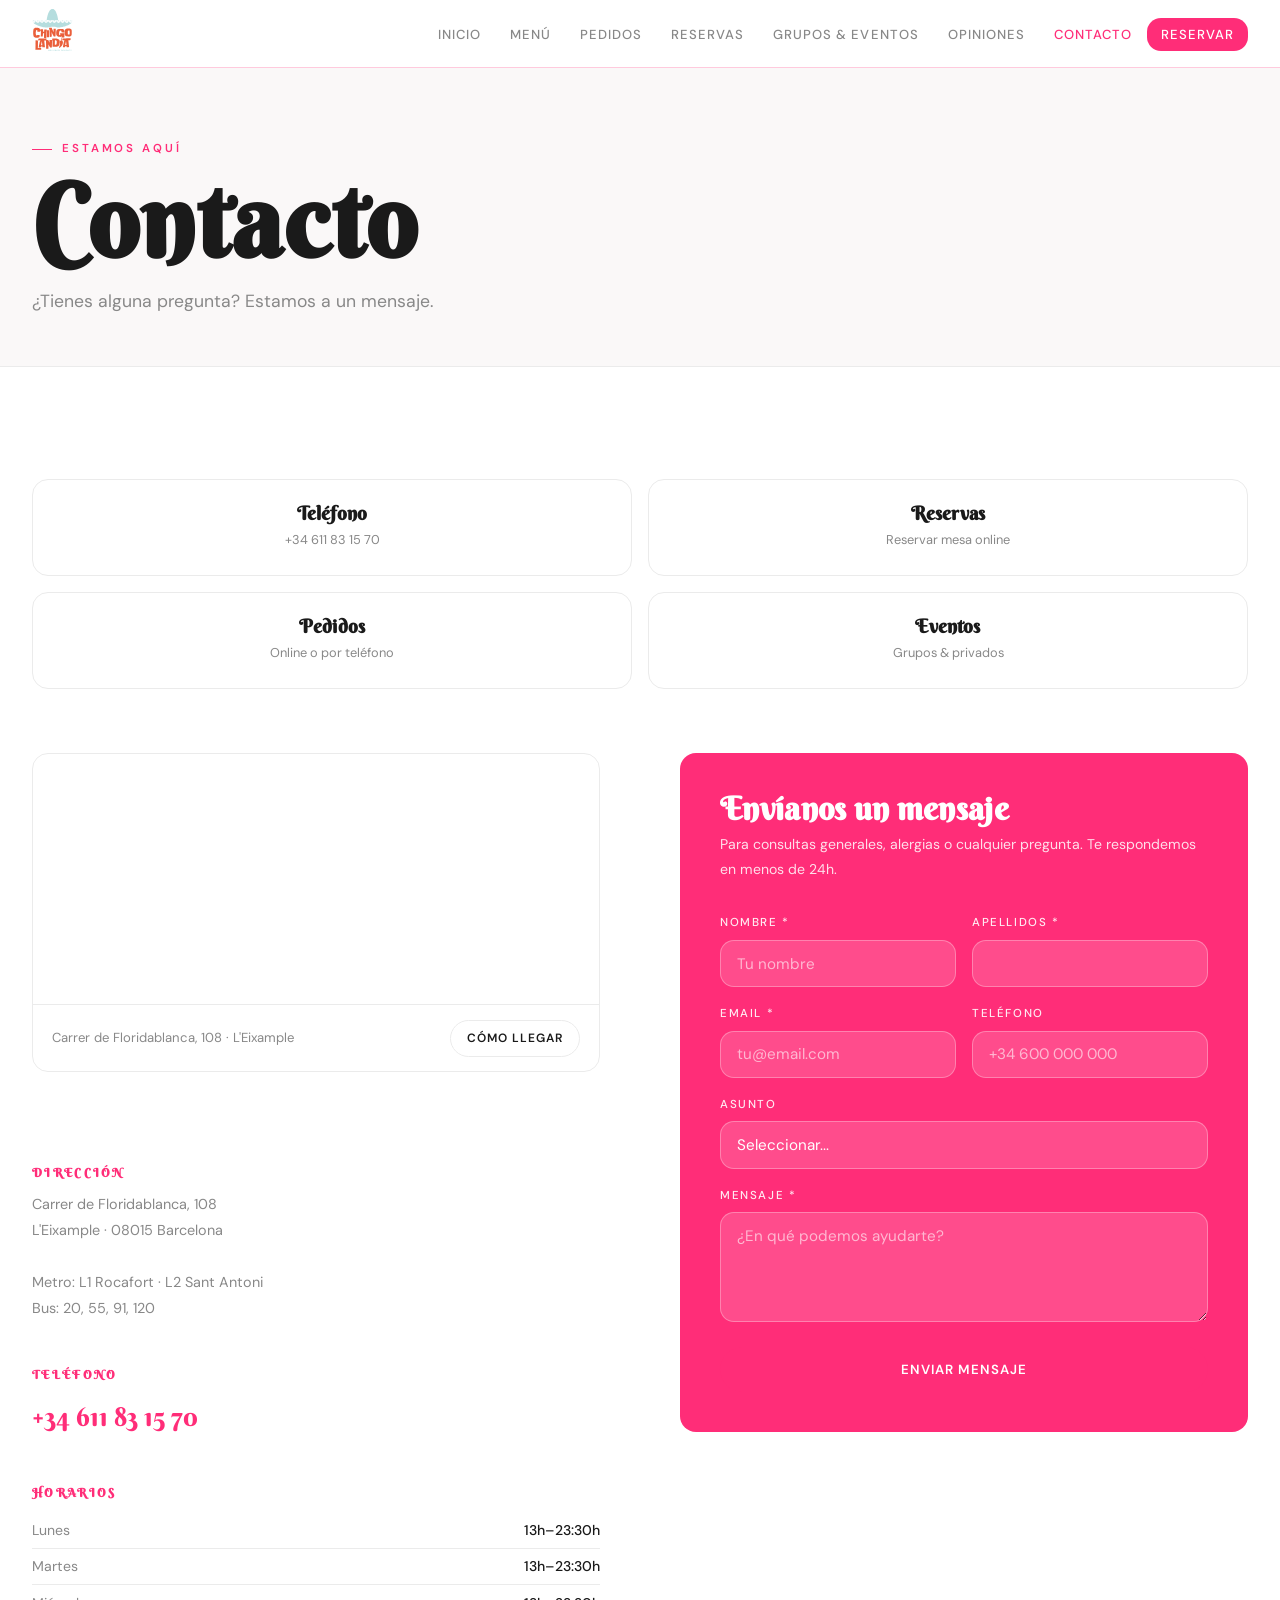
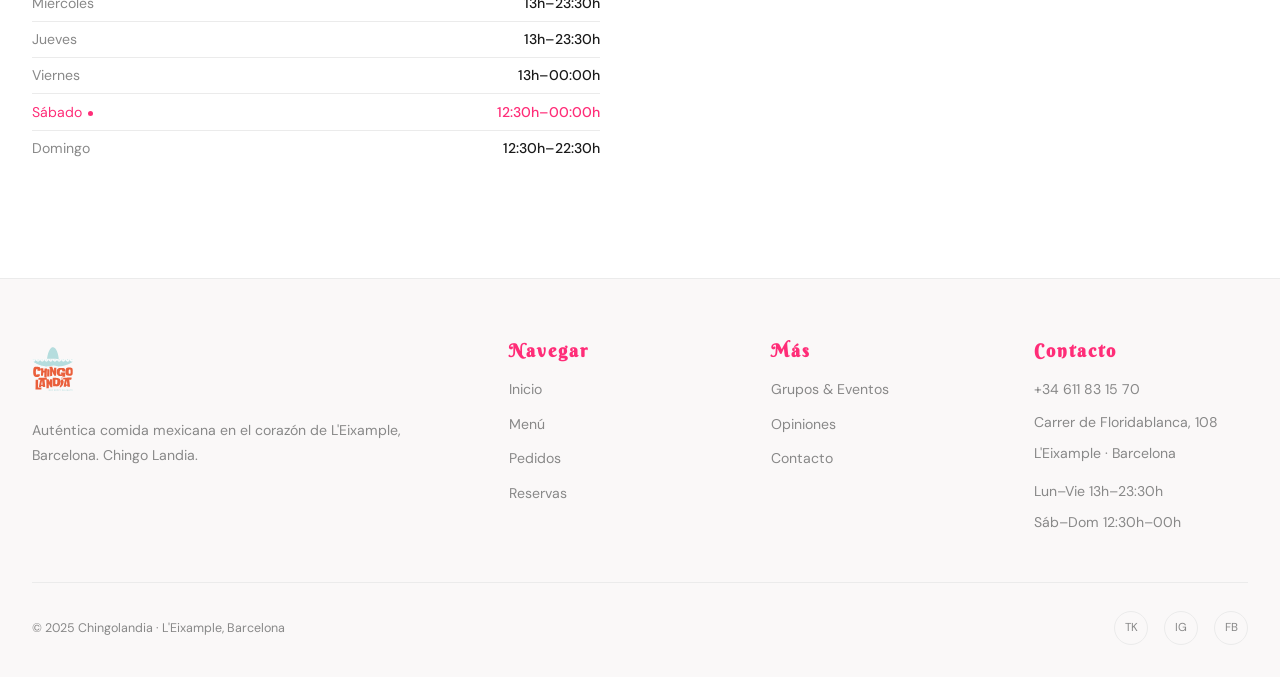
<file: contacto.html>
<!DOCTYPE html><html lang="es"><head><meta charset="UTF-8"><meta name="viewport" content="width=device-width,initial-scale=1.0"><title>Contacto y Horarios — Chingolandia Restaurante Mexicano Barcelona</title><link rel="stylesheet" href="css/main.css">
  <meta name="description" content="Contacta con Chingolandia en Carrer de Floridablanca 108, L'Eixample, Barcelona. Tel: +34 611 83 15 70. Abierto todos los días.">
  <meta name="keywords" content="contacto chingolandia barcelona, horarios restaurante mexicano barcelona, direccion chingolandia eixample">
  <meta name="author" content="Chingolandia">
  <meta name="robots" content="index, follow">
  <link rel="canonical" href="https://chingolandia.com/contacto.html">
  <meta property="og:type" content="restaurant">
  <meta property="og:url" content="https://chingolandia.com/contacto.html">
  <meta property="og:title" content="Contacto y Ubicación — Chingolandia Barcelona">
  <meta property="og:description" content="Floridablanca 108, L'Eixample, Barcelona. Abierto todos los días. ¡Te esperamos!">
  <meta property="og:image" content="https://chingolandia.com/assets/portada.webp">
  <meta property="og:locale" content="es_ES">
  <meta property="og:site_name" content="Chingolandia">
  <meta name="twitter:card" content="summary_large_image">
  <meta name="twitter:title" content="Contacto y Ubicación — Chingolandia Barcelona">
  <meta name="twitter:description" content="Floridablanca 108, L'Eixample, Barcelona. Abierto todos los días. ¡Te esperamos!">
  <meta name="twitter:image" content="https://chingolandia.com/assets/portada.webp">
  <meta name="geo.region" content="ES-CT">
  <meta name="geo.placename" content="Barcelona">
  <meta name="geo.position" content="41.3796606;2.1604501"><style>
body{padding-top:68px;background:var(--bg);color:var(--texto)}
.ph{
  /* =====================================================
     📸 FOTO CABECERA CONTACTO
     Pon una foto de la fachada o entrada del restaurante.
     Ejemplo: background-image: url('assets/foto-fachada.jpg');
     ===================================================== */
  padding:4.5rem 0 3rem;
  background:var(--bg2);
  border-bottom:1px solid var(--borde);
  position:relative;
}

.ph .container{position:relative;z-index:1}
.lay{display:grid;grid-template-columns:1fr 1fr;gap:5rem;align-items:start;margin-top:4rem}
.is{position:sticky;top:88px;display:flex;flex-direction:column;gap:3rem}
.ib h4{font-size:.72rem;letter-spacing:.2em;text-transform:uppercase;color:var(--rosa);font-weight:600;margin-bottom:.8rem}
.ib p,.ib a{font-size:.9rem;color:var(--gris);line-height:1.8;text-decoration:none}
.ib a:hover{color:var(--rosa)}
.mb{border:1px solid var(--borde);overflow:hidden;margin-bottom:3rem;border-radius:16px}
.mb iframe{width:100%;height:250px;border:none;display:block}
.mbf{padding:.9rem 1.2rem;display:flex;justify-content:space-between;align-items:center;border-top:1px solid var(--borde);flex-wrap:wrap;gap:.5rem}
.mbf p{font-size:.82rem;color:var(--gris)}
.hr{display:flex;justify-content:space-between;font-size:.88rem;padding:.4rem 0;border-bottom:1px solid var(--borde)}
.hr:last-child{border-bottom:none}
.hd{color:var(--gris)}.ht{color:var(--texto);font-weight:500}
.hr.today .hd,.hr.today .ht{color:var(--rosa)}
.td{display:inline-block;width:5px;height:5px;border-radius:50%;background:var(--rosa);margin-left:6px;vertical-align:middle}
.fb{background:var(--rosa);padding:2.5rem;border:none;border-radius:16px}.fb label{color:rgba(255,255,255,0.9)!important}.fb input,.fb textarea,.fb select{background:rgba(255,255,255,0.15);border:1px solid rgba(255,255,255,0.3);color:#fff}.fb input::placeholder,.fb textarea::placeholder{color:rgba(255,255,255,0.6)}.fb input:focus,.fb textarea:focus,.fb select:focus{background:rgba(255,255,255,0.25);border-color:#fff}.fb select option{background:var(--rosa);color:#fff}
.fb h3{font-family:'Berkshire Swash',cursive;font-size:2rem;color:#fff;margin-bottom:.4rem}
.fb>p{font-size:.88rem;color:rgba(255,255,255,0.85);margin-bottom:2rem}
.fok{display:none;text-align:center;padding:3rem 1rem}
.fok h3{font-family:'Berkshire Swash',cursive;font-size:2rem;color:var(--rosa);margin-bottom:.5rem}
.fok p{color:var(--gris);font-size:.9rem;line-height:1.75}
.qg{display:grid;grid-template-columns:1fr 1fr;gap:1rem;margin-bottom:4rem}
.qc{padding:1.5rem;border:1px solid var(--borde);text-decoration:none;text-align:center;transition:all .18s;border-radius:16px}
.qc:hover{border-color:var(--rosa);background:var(--rosa-pale)}
.qc h4{font-family:'Berkshire Swash',cursive;font-size:1.2rem;color:var(--texto);margin-bottom:.3rem}
.qc p{font-size:.8rem;color:var(--gris)}
@media(max-width:900px){.lay{grid-template-columns:1fr}.is{position:static}.qg{grid-template-columns:1fr 1fr}}
</style></head><body>
<div class="ph"><div class="container"><span class="section-label">Estamos aquí</span><h1>Contacto</h1><p class="lead" style="margin-top:.8rem">¿Tienes alguna pregunta? Estamos a un mensaje.</p></div></div>
<section style="background:var(--bg)"><div class="container">
  <div class="qg fade-up">
    <a href="tel:+34611831570" class="qc"><h4>Teléfono</h4><p>+34 611 83 15 70</p></a>
    <a href="reservas.html" class="qc"><h4>Reservas</h4><p>Reservar mesa online</p></a>
    <a href="pedidos.html" class="qc"><h4>Pedidos</h4><p>Online o por teléfono</p></a>
    <a href="eventos.html" class="qc"><h4>Eventos</h4><p>Grupos & privados</p></a>
  </div>
  <div class="lay">
    <div class="is fade-up">
      <div class="mb">
        <iframe src="https://www.google.com/maps/embed?pb=!1m18!1m12!1m3!1d2993.49!2d2.158!3d41.379!2m3!1f0!2f0!3f0!3m2!1i1024!2i768!4f13.1!3m3!1m2!1s0x0%3A0x0!2zNDHCsDIyJzQ0LjYiTiAywrAwOSczNy42IkU!5e0!3m2!1ses!2ses!4v1" allowfullscreen loading="lazy" title="Chingolandia"></iframe>
        <div class="mbf"><p>Carrer de Floridablanca, 108 · L'Eixample</p><a href="https://www.google.com/maps/dir/?api=1&destination=41.3796606,2.1604501" target="_blank" class="btn btn-outline" style="font-size:.75rem;padding:.5rem 1rem">Cómo llegar</a></div>
      </div>
      <div class="ib"><h4>Dirección</h4><p>Carrer de Floridablanca, 108<br>L'Eixample · 08015 Barcelona<br><br>Metro: L1 Rocafort · L2 Sant Antoni<br>Bus: 20, 55, 91, 120</p></div>
      <div class="ib"><h4>Teléfono</h4><a href="tel:+34611831570" style="font-family:'Berkshire Swash',cursive;font-size:1.6rem;color:var(--rosa)">+34 611 83 15 70</a></div>
      <div class="ib"><h4>Horarios</h4>
        <div class="hr"><span class="hd">Lunes</span><span class="ht">13h–23:30h</span></div>
        <div class="hr"><span class="hd">Martes</span><span class="ht">13h–23:30h</span></div>
        <div class="hr"><span class="hd">Miércoles</span><span class="ht">13h–23:30h</span></div>
        <div class="hr"><span class="hd">Jueves</span><span class="ht">13h–23:30h</span></div>
        <div class="hr"><span class="hd">Viernes</span><span class="ht">13h–00:00h</span></div>
        <div class="hr"><span class="hd">Sábado</span><span class="ht">12:30h–00:00h</span></div>
        <div class="hr"><span class="hd">Domingo</span><span class="ht">12:30h–22:30h</span></div>
      </div>
    </div>
    <div class="fade-up" data-delay="2">
      <div class="fb">
        <h3>Envíanos un mensaje</h3>
        <p>Para consultas generales, alergias o cualquier pregunta. Te respondemos en menos de 24h.</p>
        <form id="cf" onsubmit="okc(event)">
          <div class="form-row"><div class="form-group"><label>Nombre *</label><input type="text" required placeholder="Tu nombre"></div><div class="form-group"><label>Apellidos *</label><input type="text" required></div></div>
          <div class="form-row"><div class="form-group"><label>Email *</label><input type="email" required placeholder="tu@email.com"></div><div class="form-group"><label>Teléfono</label><input type="tel" placeholder="+34 600 000 000"></div></div>
          <div class="form-group"><label>Asunto</label><select><option>Seleccionar...</option><option>Consulta general</option><option>Alergias e intolerancias</option><option>Reservas y grupos</option><option>Pedidos a domicilio</option><option>Prensa y colaboraciones</option><option>Otro</option></select></div>
          <div class="form-group"><label>Mensaje *</label><textarea required placeholder="¿En qué podemos ayudarte?"></textarea></div>
          <button type="submit" class="btn btn-primary" style="width:100%;justify-content:center">Enviar mensaje</button>
        </form>
        <div class="fok" id="co"><div style="font-size:2.5rem;margin-bottom:1rem">🌮</div><h3>¡Mensaje recibido!</h3><p>Te responderemos en menos de 24 horas. ¡Hasta pronto en Chingolandia!</p></div>
      </div>
    </div>
  </div>
</div></section>
<script src="js/layout.js"></script>
<script>function okc(e){e.preventDefault();document.getElementById('cf').style.display='none';document.getElementById('co').style.display='block'}const days=['Domingo','Lunes','Martes','Miércoles','Jueves','Viernes','Sábado'];const today=days[new Date().getDay()];document.querySelectorAll('.hd').forEach(el=>{if(el.textContent.trim()===today){el.closest('.hr').classList.add('today');el.innerHTML+=`<span class="td"></span>`}});</script>
</body></html>
</file>
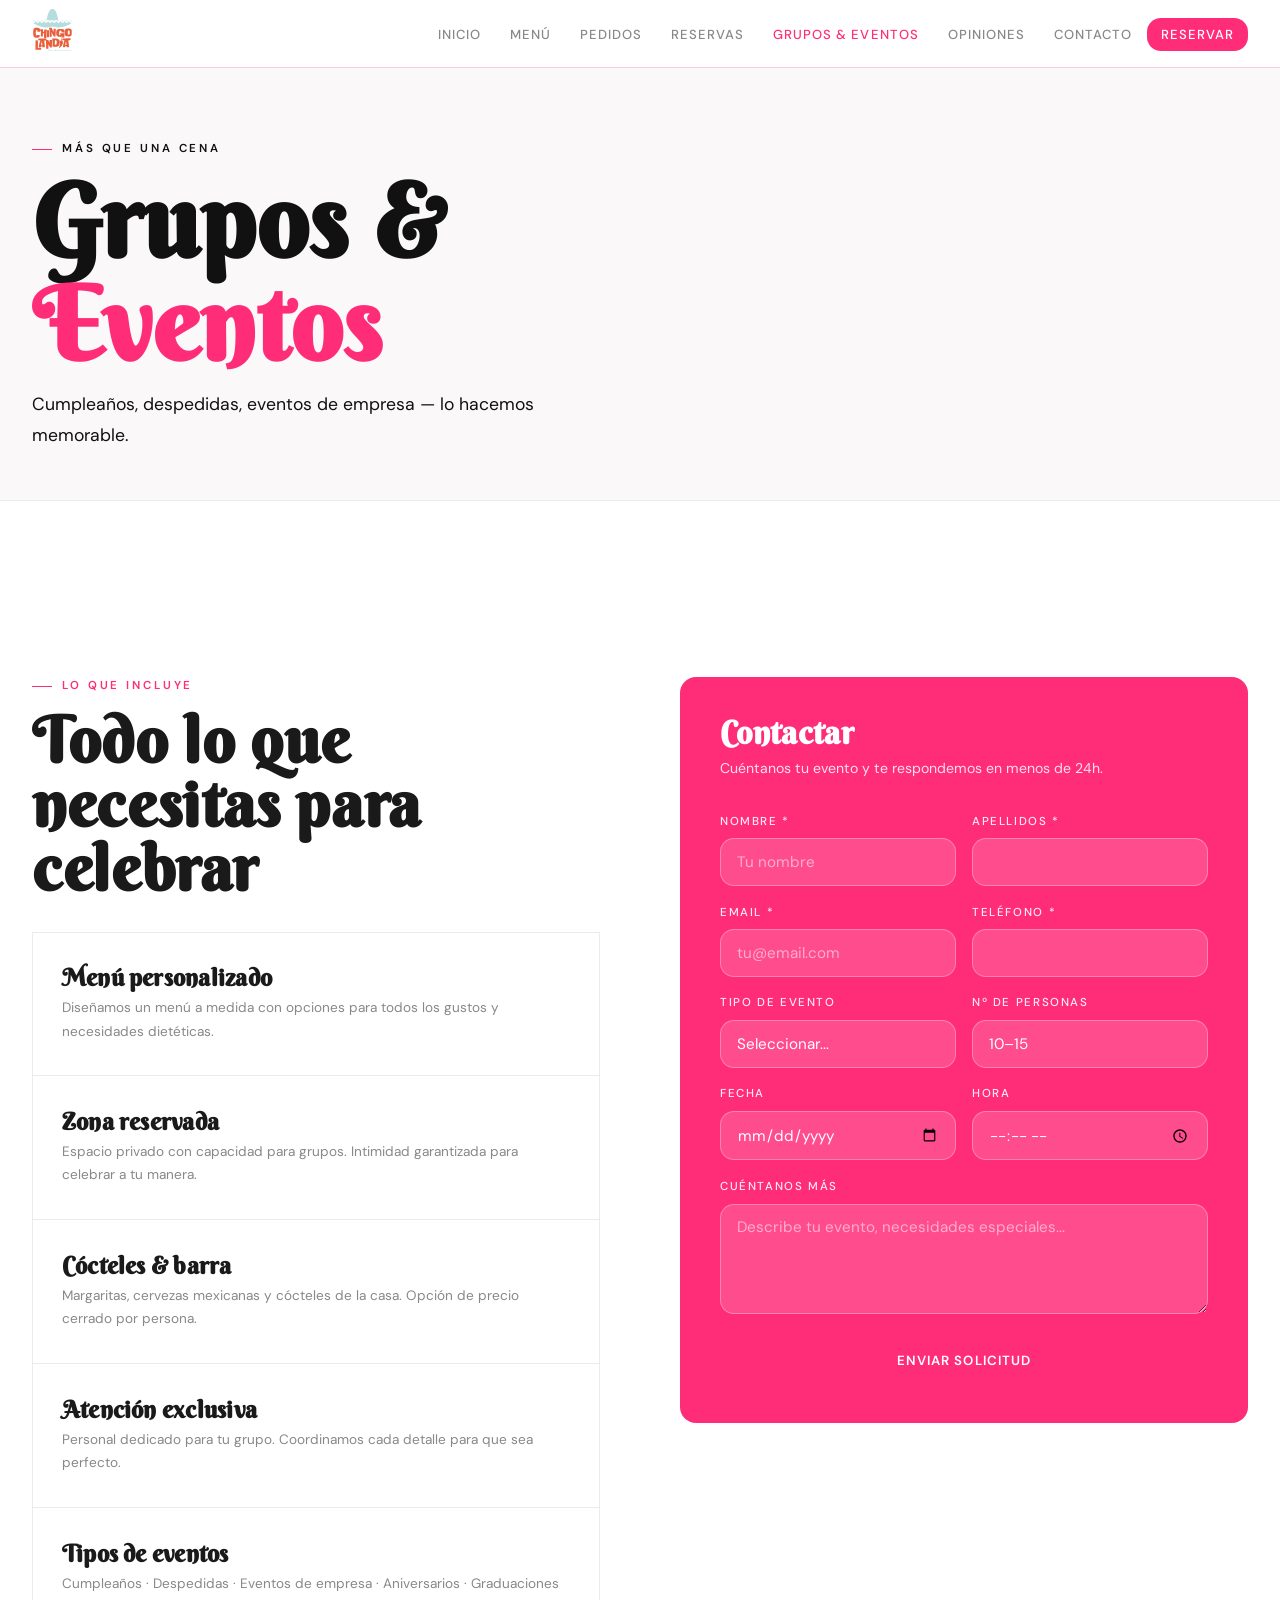
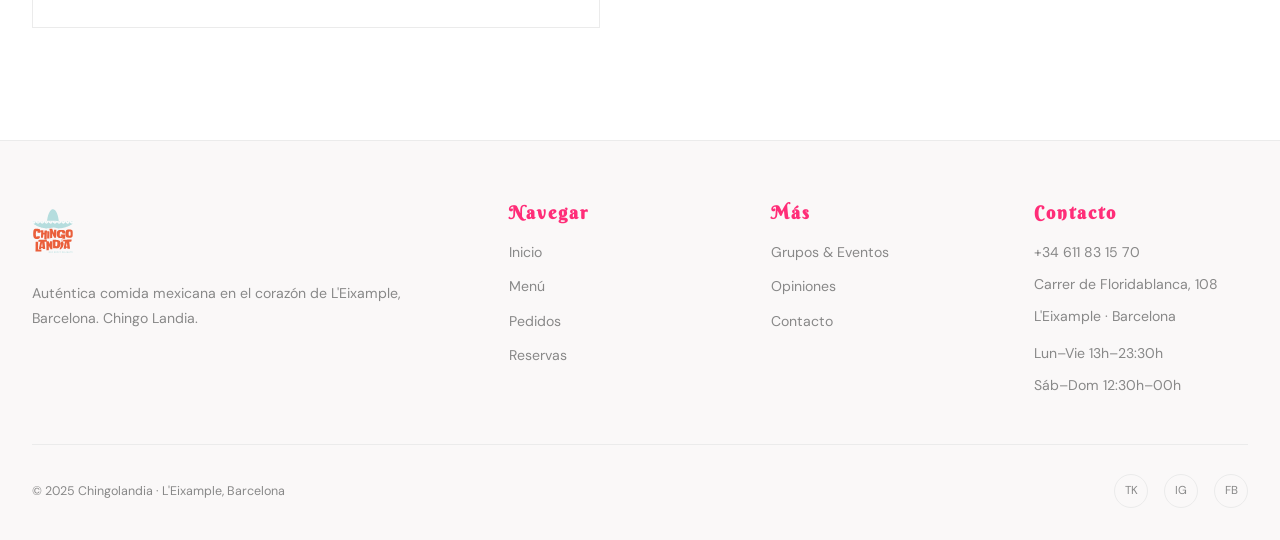
<file: eventos.html>
<!DOCTYPE html><html lang="es"><head><meta charset="UTF-8"><meta name="viewport" content="width=device-width,initial-scale=1.0"><title>Grupos y Eventos Privados — Chingolandia Barcelona</title><link rel="stylesheet" href="css/main.css">
  <meta name="description" content="Celebra tu evento en Chingolandia. Cumpleaños, despedidas, eventos de empresa en nuestro restaurante mexicano de L'Eixample, Barcelona.">
  <meta name="keywords" content="eventos privados restaurante mexicano barcelona, cumpleaños restaurante mexicano barcelona, grupos restaurante barcelona">
  <meta name="author" content="Chingolandia">
  <meta name="robots" content="index, follow">
  <link rel="canonical" href="https://chingolandia.com/eventos.html">
  <meta property="og:type" content="restaurant">
  <meta property="og:url" content="https://chingolandia.com/eventos.html">
  <meta property="og:title" content="Eventos y Celebraciones en Chingolandia Barcelona">
  <meta property="og:description" content="Cumpleaños, despedidas y eventos de empresa con ambiente mexicano auténtico en Barcelona.">
  <meta property="og:image" content="https://chingolandia.com/assets/portada.webp">
  <meta property="og:locale" content="es_ES">
  <meta property="og:site_name" content="Chingolandia">
  <meta name="twitter:card" content="summary_large_image">
  <meta name="twitter:title" content="Eventos y Celebraciones en Chingolandia Barcelona">
  <meta name="twitter:description" content="Cumpleaños, despedidas y eventos de empresa con ambiente mexicano auténtico en Barcelona.">
  <meta name="twitter:image" content="https://chingolandia.com/assets/portada.webp">
  <meta name="geo.region" content="ES-CT">
  <meta name="geo.placename" content="Barcelona">
  <meta name="geo.position" content="41.3796606;2.1604501"><style>
body{padding-top:68px;background:var(--bg);color:var(--texto)}
.ph h1,.ph h2,.ph p,.ph .lead,.ph .section-label{color:#111!important}.ph{
  /* =====================================================
     📸 FOTO CABECERA EVENTOS
     Pon una foto de un evento o celebración en el restaurante.
     Ejemplo: ;
     ===================================================== */
  padding:4.5rem 0 3rem;
  background-color:var(--bg2);
  ;
  background-size:cover; background-position:center;
  border-bottom:1px solid var(--borde);
  position:relative;
}

.ph .container{position:relative;z-index:1}
.lay{display:grid;grid-template-columns:1fr 1fr;gap:5rem;align-items:start;margin-top:4rem}
.fl{display:flex;flex-direction:column;gap:1px;border:1px solid var(--borde)}
.fi{padding:2rem 1.8rem;border-bottom:1px solid var(--borde);background:var(--bg);transition:background .2s}
.fi:last-child{border-bottom:none}
.fi:hover{background:var(--rosa-pale)}
.fi h4{font-family:'Berkshire Swash',cursive;font-size:1.5rem;color:var(--texto);margin-bottom:.4rem}
.fi p{font-size:.85rem;color:var(--gris);line-height:1.75}
.fc{background:var(--rosa);}.fc label{color:rgba(255,255,255,0.9)!important}.fc input,.fc textarea,.fc select{background:rgba(255,255,255,0.15);border:1px solid rgba(255,255,255,0.3);color:#fff}.fc input::placeholder,.fc textarea::placeholder{color:rgba(255,255,255,0.55)}.fc input:focus,.fc textarea:focus,.fc select:focus{background:rgba(255,255,255,0.25);border-color:#fff;outline:none}.fc select option{background:var(--rosa);color:#fff}.fc{padding:2.5rem;border:none;border-radius:16px;position:sticky;top:88px}
.fc h3{font-family:'Berkshire Swash',cursive;font-size:2rem;color:#fff;margin-bottom:.4rem}
.fc>p{font-size:.88rem;color:rgba(255,255,255,0.85);margin-bottom:2rem}
.fok{display:none;text-align:center;padding:3rem 1rem}
.fok h3{font-family:'Berkshire Swash',cursive;font-size:2.2rem;color:var(--rosa);margin-bottom:.6rem}
.fok p{color:var(--gris);font-size:.9rem;line-height:1.75}
@media(max-width:900px){.lay{grid-template-columns:1fr}.fc{position:static}}
</style></head><body>
<div class="ph"><div class="container"><span class="section-label">Más que una cena</span><h1>Grupos &<br><span style="color:var(--rosa)">Eventos</span></h1><p class="lead" style="margin-top:.8rem;color:#333">Cumpleaños, despedidas, eventos de empresa — lo hacemos memorable.</p></div></div>
<section style="background:var(--bg)"><div class="container"><div class="lay">
  <div>
    <span class="section-label fade-up">Lo que incluye</span>
    <h2 class="fade-up" style="color:var(--texto)">Todo lo que necesitas para celebrar</h2>
    <div class="fl" style="margin-top:2rem">
      <div class="fi fade-up" data-delay="1"><h4>Menú personalizado</h4><p>Diseñamos un menú a medida con opciones para todos los gustos y necesidades dietéticas.</p></div>
      <div class="fi fade-up" data-delay="2"><h4>Zona reservada</h4><p>Espacio privado con capacidad para grupos. Intimidad garantizada para celebrar a tu manera.</p></div>
      <div class="fi fade-up" data-delay="3"><h4>Cócteles & barra</h4><p>Margaritas, cervezas mexicanas y cócteles de la casa. Opción de precio cerrado por persona.</p></div>
      <div class="fi fade-up" data-delay="4"><h4>Atención exclusiva</h4><p>Personal dedicado para tu grupo. Coordinamos cada detalle para que sea perfecto.</p></div>
      <div class="fi fade-up" data-delay="5"><h4>Tipos de eventos</h4><p>Cumpleaños · Despedidas · Eventos de empresa · Aniversarios · Graduaciones</p></div>
    </div>
  </div>
  <div class="fade-up" data-delay="2">
    <div class="fc">
      <h3>Contactar</h3>
      <p>Cuéntanos tu evento y te respondemos en menos de 24h.</p>
      <form id="ef" onsubmit="okf(event)">
        <div class="form-row"><div class="form-group"><label>Nombre *</label><input type="text" required placeholder="Tu nombre"></div><div class="form-group"><label>Apellidos *</label><input type="text" required></div></div>
        <div class="form-row"><div class="form-group"><label>Email *</label><input type="email" required placeholder="tu@email.com"></div><div class="form-group"><label>Teléfono *</label><input type="tel" required></div></div>
        <div class="form-row"><div class="form-group"><label>Tipo de evento</label><select><option>Seleccionar...</option><option>Cumpleaños</option><option>Despedida de soltero/a</option><option>Evento de empresa</option><option>Aniversario</option><option>Graduación</option><option>Otro</option></select></div><div class="form-group"><label>Nº de personas</label><select><option>10–15</option><option>15–20</option><option>20–30</option><option>30–40</option><option>+40</option></select></div></div>
        <div class="form-row"><div class="form-group"><label>Fecha</label><input type="date"></div><div class="form-group"><label>Hora</label><input type="time"></div></div>
        <div class="form-group"><label>Cuéntanos más</label><textarea placeholder="Describe tu evento, necesidades especiales..."></textarea></div>
        <button type="submit" class="btn btn-primary" style="width:100%;justify-content:center">Enviar solicitud</button>
      </form>
      <div class="fok" id="fo"><div style="font-size:2.5rem;margin-bottom:1rem">🎉</div><h3>¡Recibido!</h3><p>Te contactamos en menos de 24 horas para organizar todos los detalles.</p></div>
    </div>
  </div>
</div></div></section>
<script src="js/layout.js"></script>
<script>function okf(e){e.preventDefault();document.getElementById('ef').style.display='none';document.getElementById('fo').style.display='block'}</script>
</body></html>
</file>
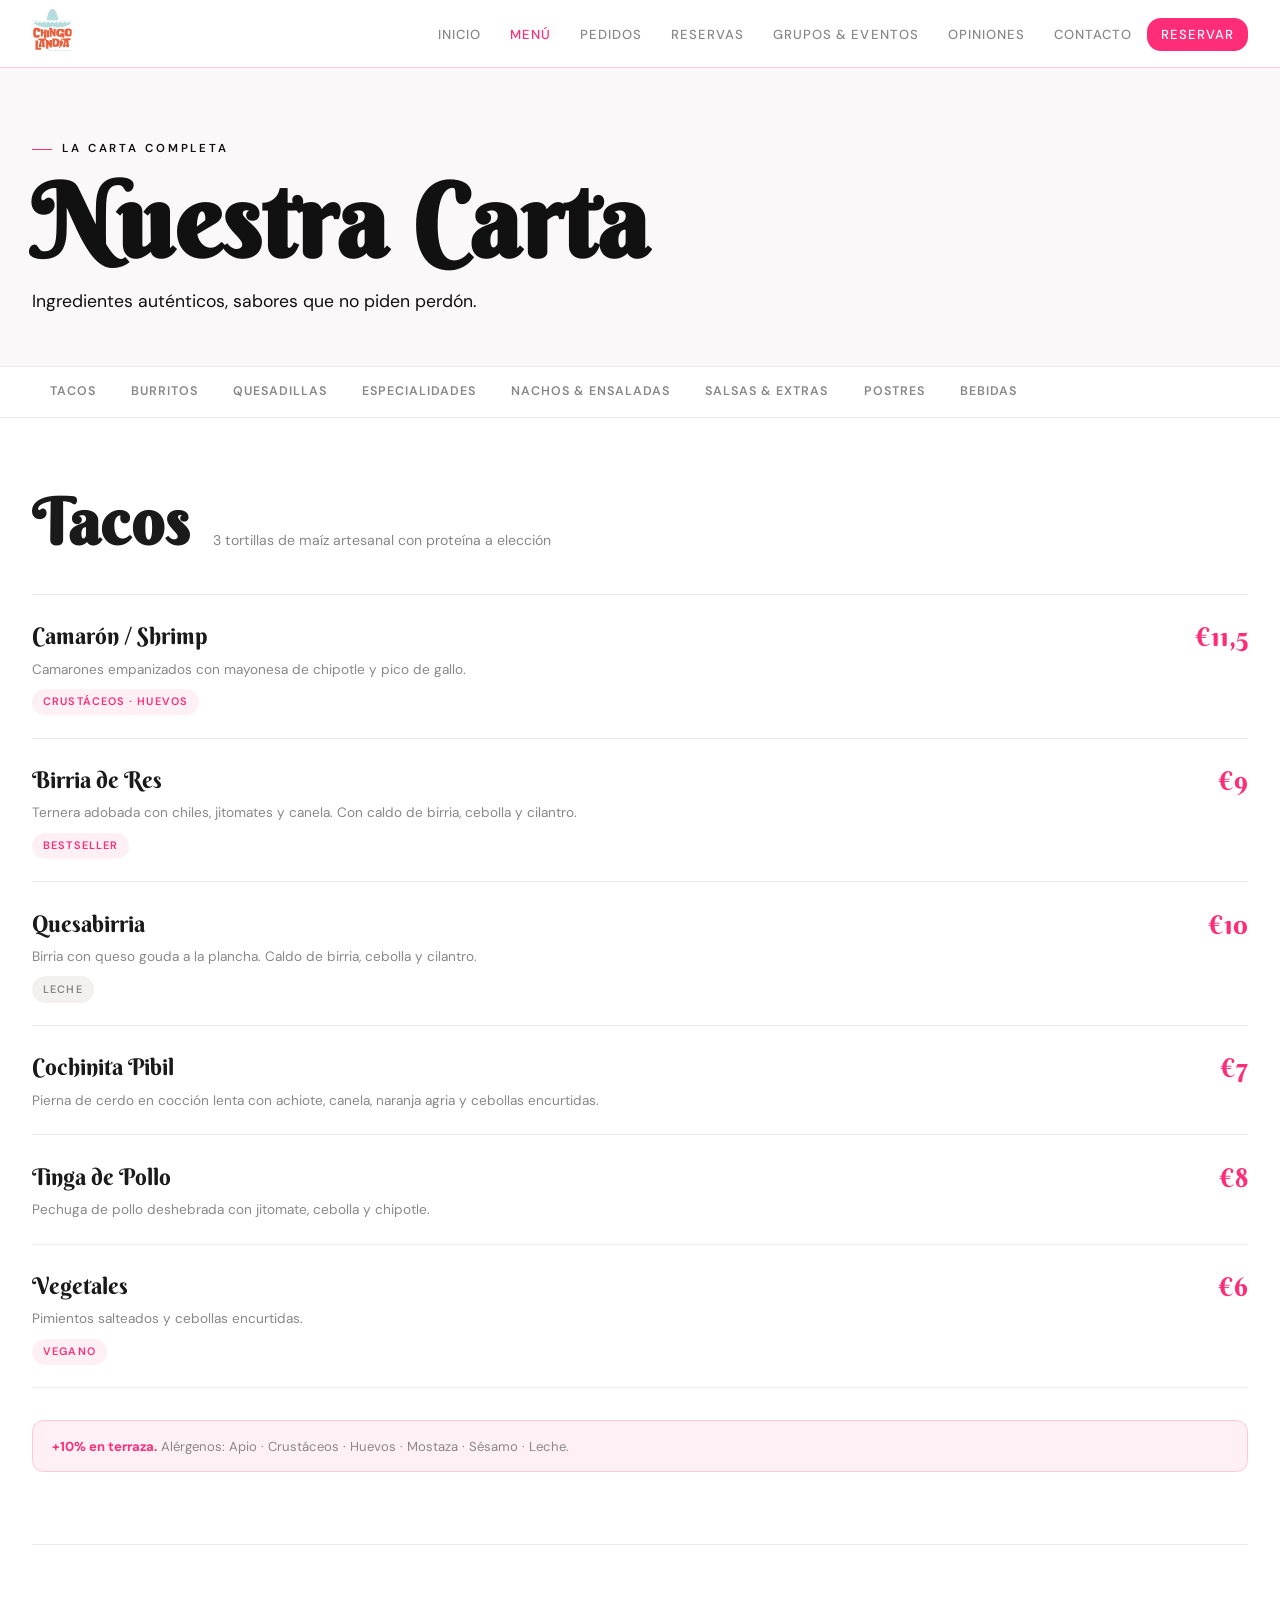
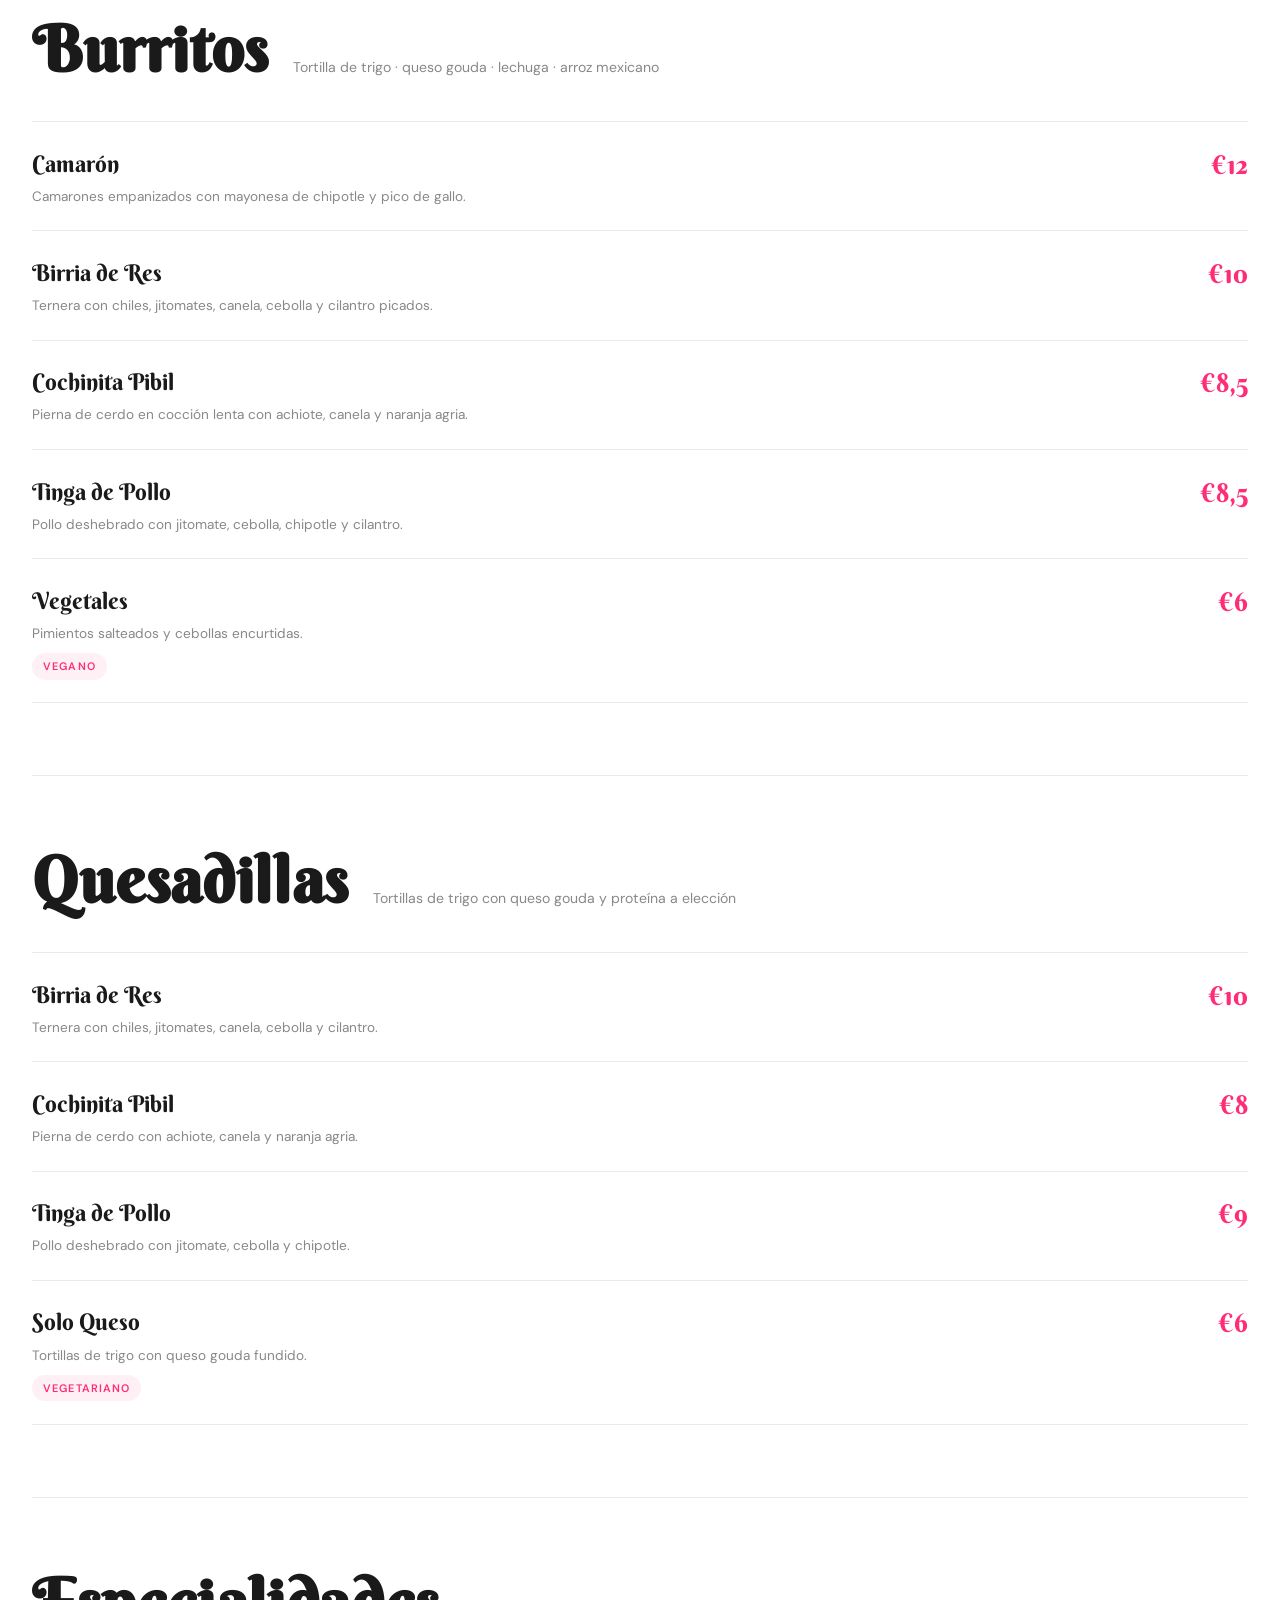
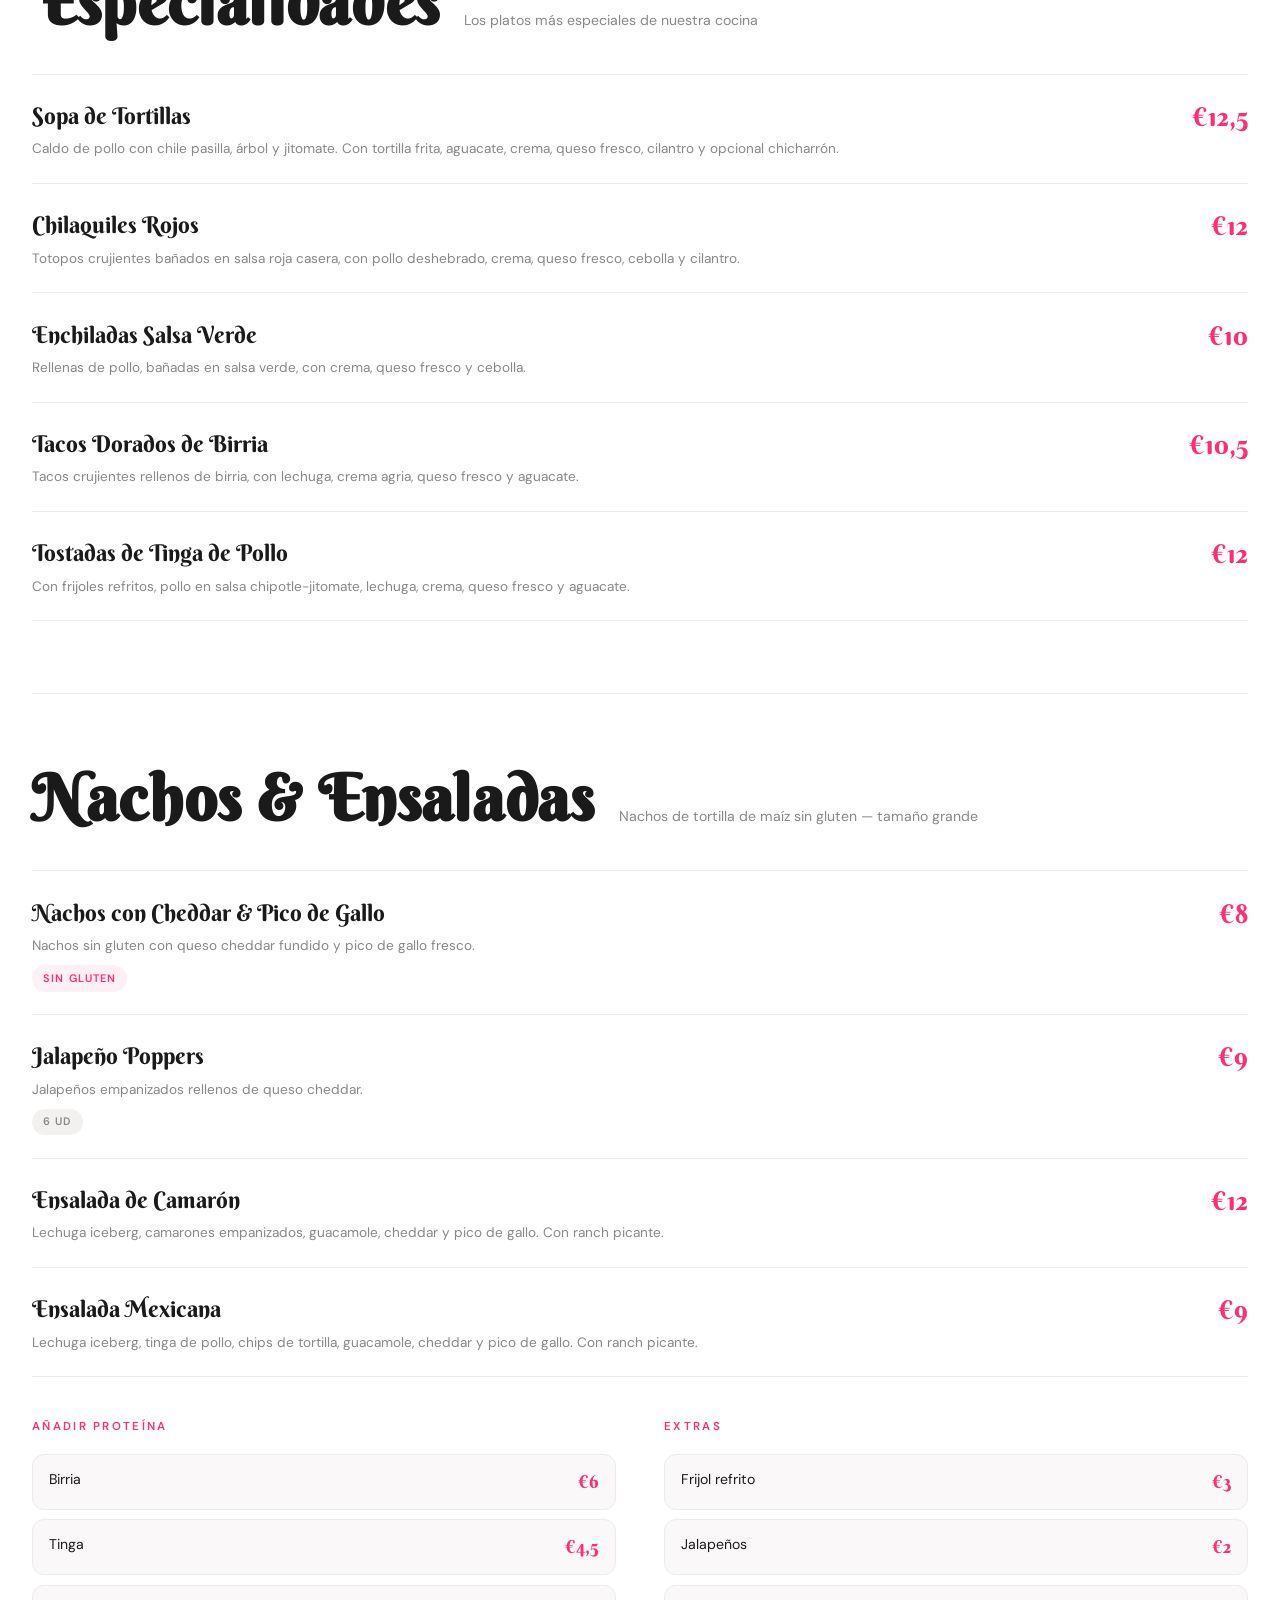
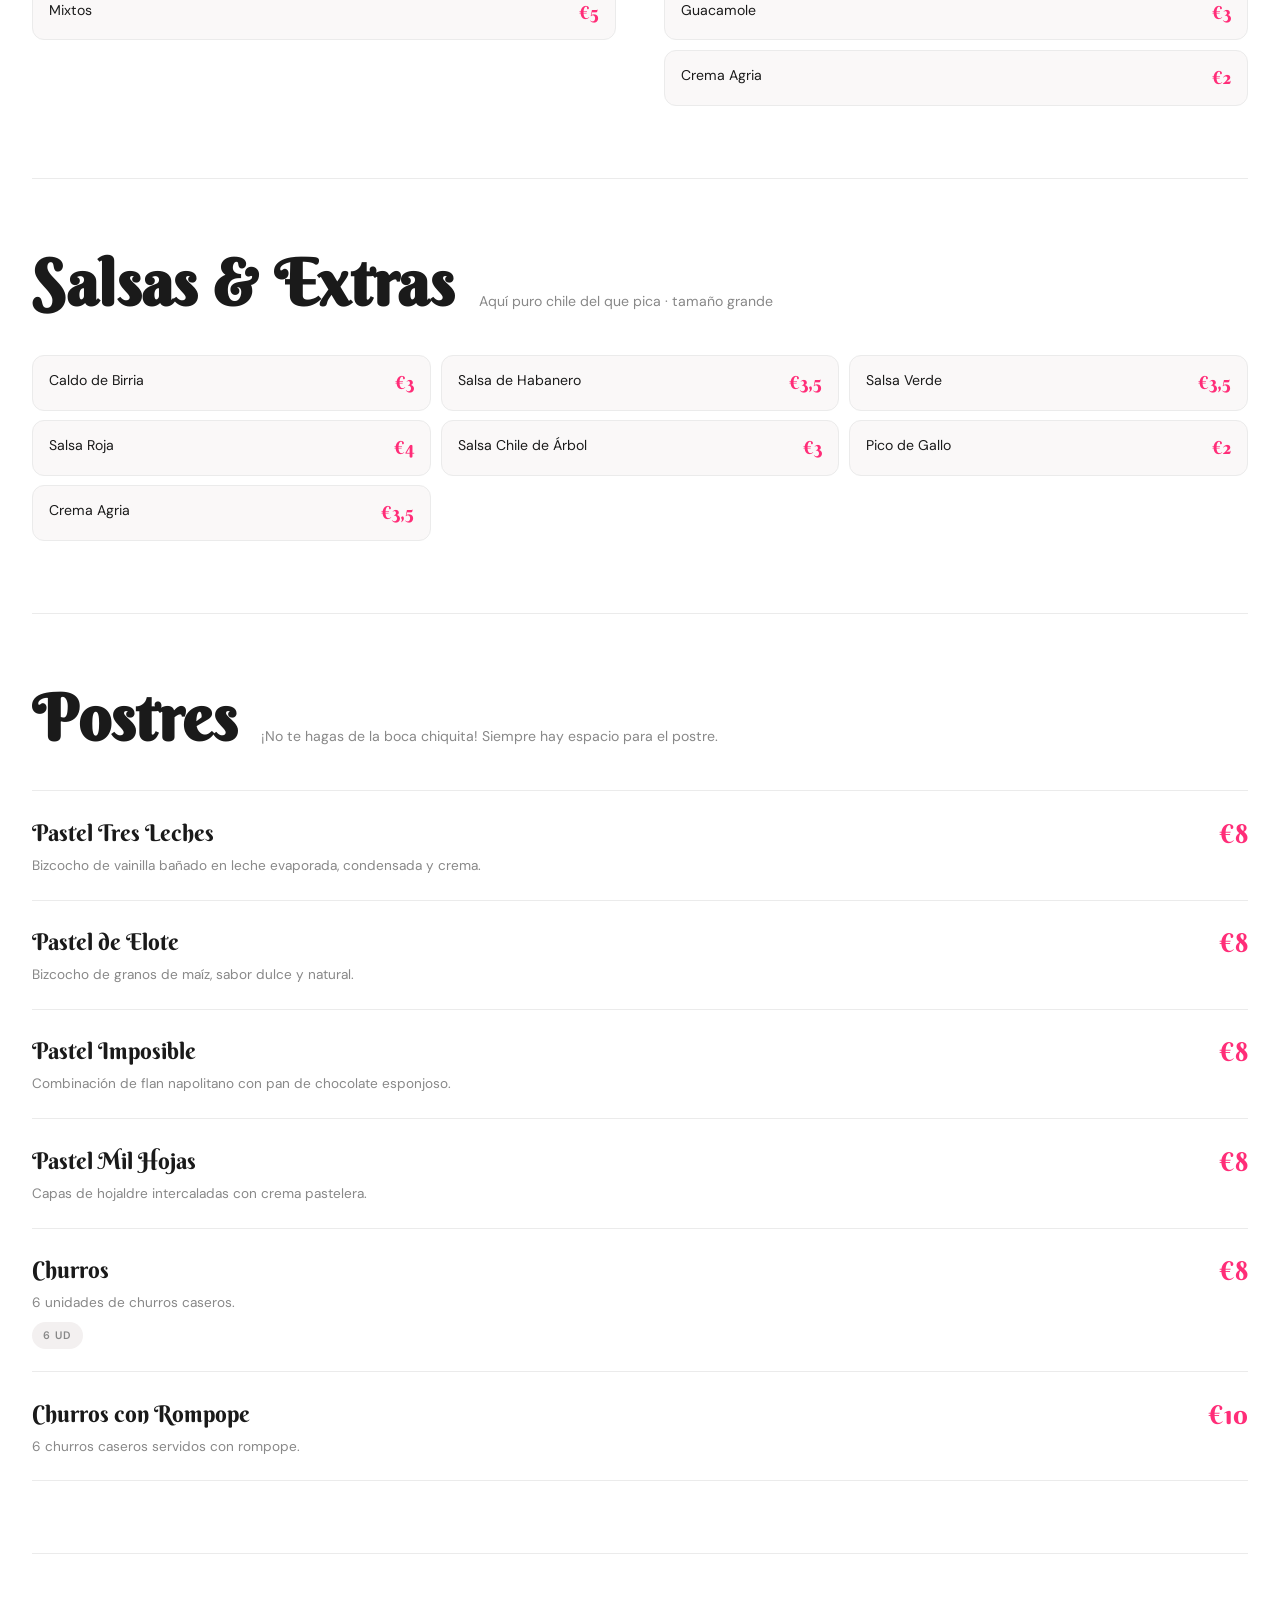
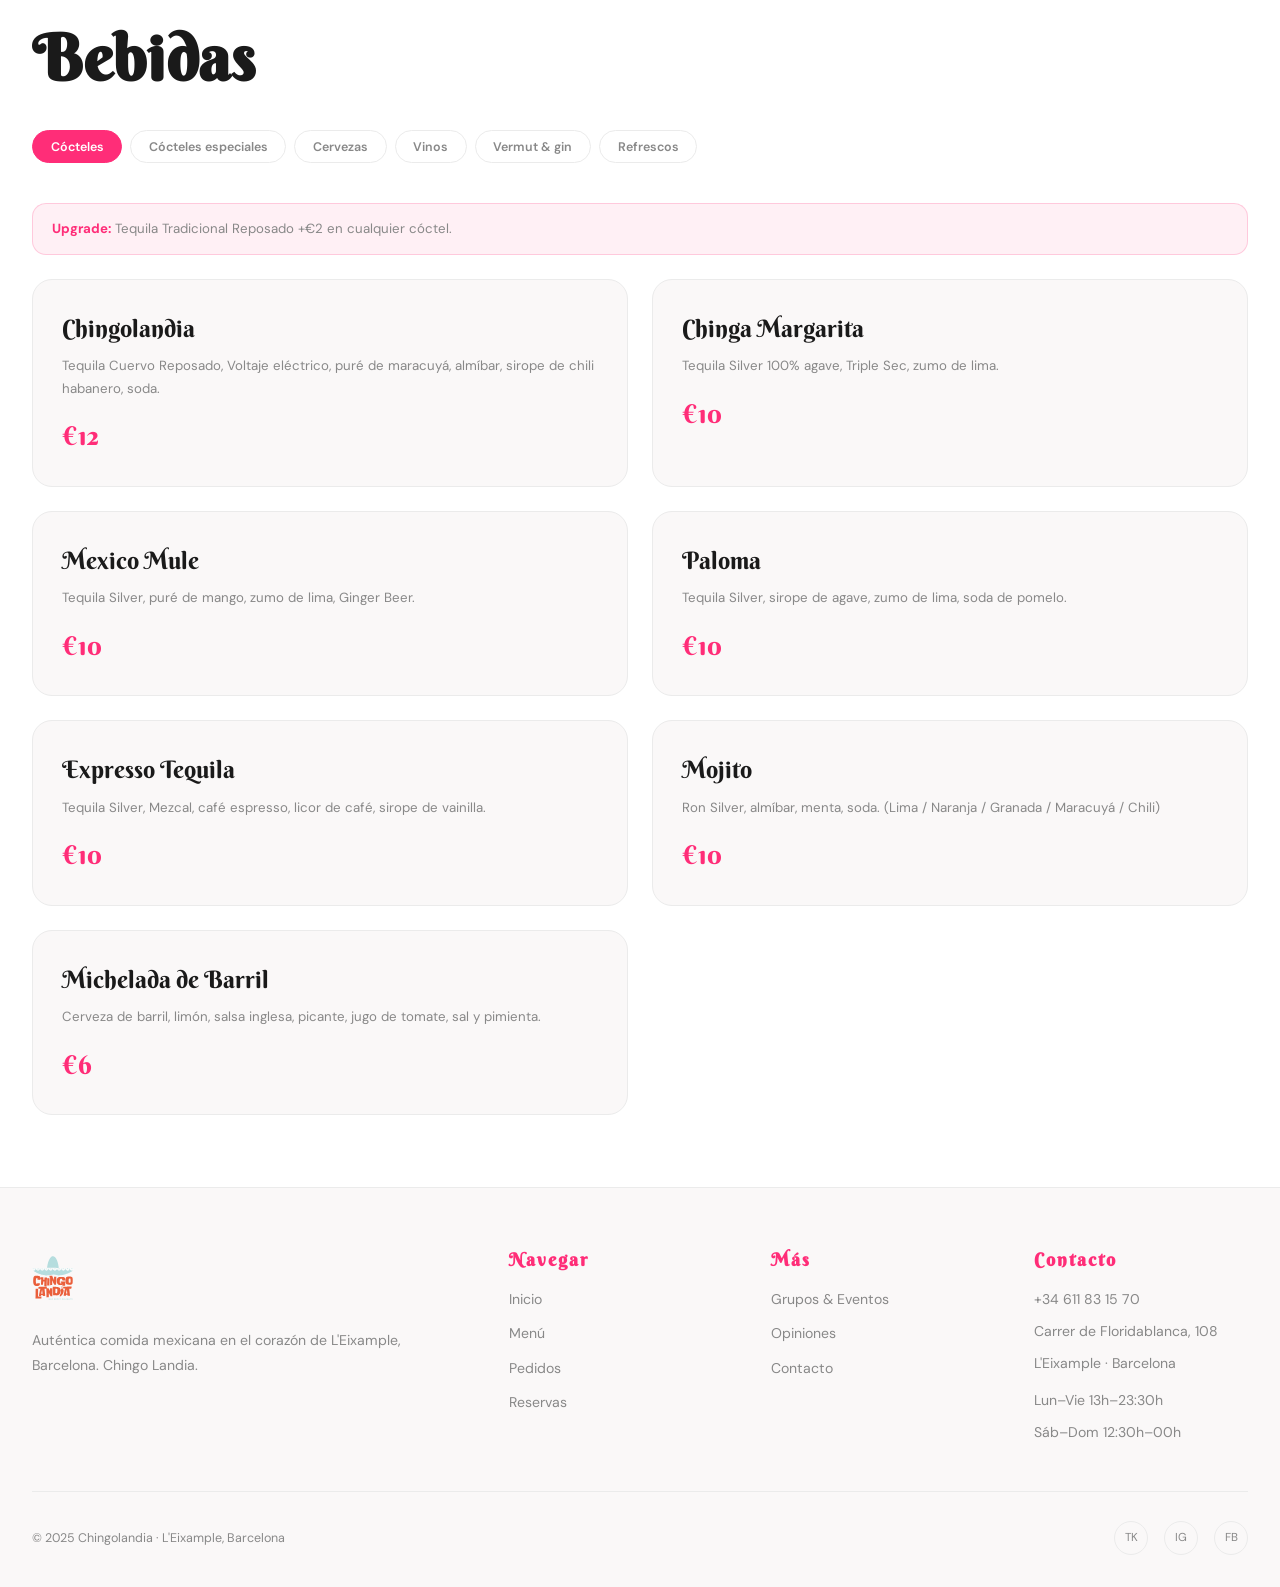
<file: menu.html>
<!DOCTYPE html>
<html lang="es">
<head>
<meta charset="UTF-8"><meta name="viewport" content="width=device-width, initial-scale=1.0">
  <!-- SEO Primary -->
  <meta name="description" content="Descubre la carta de Chingolandia: tacos de birria, quesabirria, burritos, nachos, enchiladas, cócteles y más. Opciones veganas y sin gluten disponibles.">
  <meta name="keywords" content="menu restaurante mexicano barcelona, tacos birria precio, carta mexicana barcelona, nachos barcelona, enchiladas barcelona, margaritas barcelona">
  <meta name="author" content="Chingolandia">
  <meta name="robots" content="index, follow">
  <link rel="canonical" href="https://chingolandia.com/menu.html">

  <!-- Open Graph / Facebook -->
  <meta property="og:type" content="restaurant">
  <meta property="og:url" content="https://chingolandia.com/menu.html">
  <meta property="og:title" content="Carta Chingolandia — Tacos, Burritos y Cócteles Mexicanos">
  <meta property="og:description" content="Explora nuestra carta: birria, cochinita pibil, quesabirria, margaritas artesanales y mucho más.">
  <meta property="og:image" content="https://chingolandia.com/assets/portada.webp">
  <meta property="og:locale" content="es_ES">
  <meta property="og:site_name" content="Chingolandia">

  <!-- Twitter Card -->
  <meta name="twitter:card" content="summary_large_image">
  <meta name="twitter:title" content="Carta Chingolandia — Tacos, Burritos y Cócteles Mexicanos">
  <meta name="twitter:description" content="Explora nuestra carta: birria, cochinita pibil, quesabirria, margaritas artesanales y mucho más.">
  <meta name="twitter:image" content="https://chingolandia.com/assets/portada.webp">

  <!-- Geo / Local -->
  <meta name="geo.region" content="ES-CT">
  <meta name="geo.placename" content="Barcelona">
  <meta name="geo.position" content="41.3796606;2.1604501">
  <meta name="ICBM" content="41.3796606, 2.1604501">
<title>Carta y Menú — Chingolandia Restaurante Mexicano Barcelona</title>
<link rel="stylesheet" href="css/main.css">
  <meta name="description" content="Descubre la carta de Chingolandia: tacos de birria, quesabirria, burritos, nachos, enchiladas, cócteles y más. Opciones veganas y sin gluten.">
  <meta name="keywords" content="menu restaurante mexicano barcelona, tacos birria precio, carta mexicana barcelona, nachos barcelona">
  <meta name="author" content="Chingolandia">
  <meta name="robots" content="index, follow">
  <link rel="canonical" href="https://chingolandia.com/menu.html">
  <meta property="og:type" content="restaurant">
  <meta property="og:url" content="https://chingolandia.com/menu.html">
  <meta property="og:title" content="Carta Chingolandia — Tacos, Burritos y Cócteles Mexicanos">
  <meta property="og:description" content="Explora nuestra carta: birria, cochinita pibil, quesabirria, margaritas artesanales y mucho más.">
  <meta property="og:image" content="https://chingolandia.com/assets/portada.webp">
  <meta property="og:locale" content="es_ES">
  <meta property="og:site_name" content="Chingolandia">
  <meta name="twitter:card" content="summary_large_image">
  <meta name="twitter:title" content="Carta Chingolandia — Tacos, Burritos y Cócteles Mexicanos">
  <meta name="twitter:description" content="Explora nuestra carta: birria, cochinita pibil, quesabirria, margaritas artesanales y mucho más.">
  <meta name="twitter:image" content="https://chingolandia.com/assets/portada.webp">
  <meta name="geo.region" content="ES-CT">
  <meta name="geo.placename" content="Barcelona">
  <meta name="geo.position" content="41.3796606;2.1604501">
<style>
body { padding-top: 68px; background: var(--bg); color: var(--texto); }
.page-header h1,.page-header h2,.page-header p,.page-header .lead,.page-header .section-label{color:#111!important}.page-header {
  /* =====================================================
     📸 FOTO CABECERA MENÚ
     Pon una foto de platos, tacos o ambiente de mesa.
     Ejemplo: ;
     Recomendación: foto horizontal vibrante con comida, mín. 1600x600px
     ===================================================== */
  padding: 4.5rem 0 3rem;
  background-color: var(--bg2);
  ;
  background-size: cover;
  background-position: center;
  border-bottom: 1px solid var(--borde);
  position: relative;
}

.page-header .container { position: relative; z-index: 1; }
.tabs-bar { position: sticky; top: 68px; z-index: 100; background: #fff; border-bottom: 1px solid var(--borde); padding: 0 2rem; }
.tabs { max-width: 1280px; margin: 0 auto; display: flex; overflow-x: auto; scrollbar-width: none; }
.tabs::-webkit-scrollbar { display: none; }
.tab { padding: 1rem 1.1rem; white-space: nowrap; font-size: 0.78rem; font-weight: 600; letter-spacing: 0.08em; text-transform: uppercase; color: var(--gris); background: none; border: none; border-bottom: 2px solid transparent; cursor: pointer; font-family: 'DM Sans', sans-serif; transition: all 0.18s; }
.tab.active, .tab:hover { color: var(--rosa); border-bottom-color: var(--rosa); }
.menu-cat { padding: 4.5rem 0; border-bottom: 1px solid var(--borde); }
.menu-cat:last-child { border-bottom: none; }
.cat-header { display: flex; align-items: baseline; gap: 1.5rem; margin-bottom: 2.5rem; }
.cat-name { font-family: 'Berkshire Swash', cursive; font-size: clamp(2rem, 5vw, 4rem); color: var(--texto); }
.cat-note { font-size: 0.88rem; color: var(--gris); }
.items { display: flex; flex-direction: column; }
.item { display: grid; grid-template-columns: 1fr auto; gap: 2rem; align-items: start; padding: 1.4rem 0; border-bottom: 1px solid var(--borde); transition: background 0.15s; }
.item:first-child { border-top: 1px solid var(--borde); }
.item:hover { background: var(--rosa-pale); margin: 0 -1rem; padding-left: 1rem; padding-right: 1rem; border-radius: var(--r); }
.iname { font-family: 'Berkshire Swash', cursive; font-size: 1.45rem; color: var(--texto); margin-bottom: 0.25rem; }
.idesc { font-size: 0.85rem; color: var(--gris); line-height: 1.65; }
.itags { display: flex; gap: 0.35rem; margin-top: 0.5rem; flex-wrap: wrap; }
.iprice { font-family: 'Berkshire Swash', cursive; font-size: 1.6rem; color: var(--rosa); white-space: nowrap; }
.drink-nav { display: flex; gap: 0.5rem; flex-wrap: wrap; margin-bottom: 2.5rem; }
.dnav { padding: 0.45rem 1.1rem; border-radius: 40px; border: 1.5px solid var(--borde); font-size: 0.78rem; font-weight: 600; background: none; color: var(--gris); cursor: pointer; font-family: 'DM Sans', sans-serif; transition: all 0.18s; }
.dnav.active { background: var(--rosa); border-color: var(--rosa); color: #fff; }
.dnav:hover:not(.active) { border-color: var(--rosa); color: var(--rosa); }
.dpanel { display: none; }
.dpanel.active { display: flex; flex-direction: column; }
.cg { display: grid; grid-template-columns: 1fr 1fr; gap: 1.5rem; }
.cc { background: var(--bg2); border: 1px solid var(--borde); border-radius: 20px; padding: 1.8rem; transition: border-color 0.18s; }
.cc:hover { border-color: rgba(255,45,120,0.3); }
.cname { font-family: 'Berkshire Swash', cursive; font-size: 1.5rem; color: var(--texto); margin-bottom: 0.5rem; }
.cdesc { font-size: 0.83rem; color: var(--gris); line-height: 1.7; }
.cprice { font-family: 'Berkshire Swash', cursive; font-size: 1.6rem; color: var(--rosa); margin-top: 1rem; }
.extras-grid { display: grid; grid-template-columns: repeat(3, 1fr); gap: 0.6rem; }
.extra { display: flex; justify-content: space-between; padding: 0.8rem 1rem; background: var(--bg2); border: 1px solid var(--borde); border-radius: 12px; font-size: 0.88rem; color: var(--texto); }
.eprice { color: var(--rosa); font-family: 'Berkshire Swash', cursive; font-size: 1.1rem; }
.note-bar { background: var(--rosa-pale); border: 1px solid rgba(255,45,120,0.2); padding: 0.9rem 1.2rem; font-size: 0.82rem; color: var(--gris); margin-top: 2rem; border-radius: 12px; }
.note-bar strong { color: var(--rosa); }
.upgrade-bar { background: var(--rosa-pale); border: 1px solid rgba(255,45,120,0.2); padding: 0.9rem 1.2rem; font-size: 0.83rem; color: var(--gris); margin-bottom: 1.5rem; border-radius: var(--r); }
.upgrade-bar strong { color: var(--rosa); }
@media (max-width: 768px) { .cg { grid-template-columns: 1fr; } .extras-grid { grid-template-columns: 1fr 1fr; } .item { gap: 1rem; } }
</style>
</head>
<body>
<div class="page-header"><div class="container"><span class="section-label">La carta completa</span><h1>Nuestra Carta</h1><p class="lead" style="margin-top:.8rem;color:#333">Ingredientes auténticos, sabores que no piden perdón.</p></div></div>
<div class="tabs-bar"><div class="tabs">
  <button class="tab active" onclick="goTo('tacos')">Tacos</button>
  <button class="tab" onclick="goTo('burritos')">Burritos</button>
  <button class="tab" onclick="goTo('quesadillas')">Quesadillas</button>
  <button class="tab" onclick="goTo('especialidades')">Especialidades</button>
  <button class="tab" onclick="goTo('nachos')">Nachos & Ensaladas</button>
  <button class="tab" onclick="goTo('salsas')">Salsas & Extras</button>
  <button class="tab" onclick="goTo('postres')">Postres</button>
  <button class="tab" onclick="goTo('bebidas')">Bebidas</button>
</div></div>
<div class="container">

<div class="menu-cat" id="tacos">
  <div class="cat-header fade-up"><h2 class="cat-name">Tacos</h2><span class="cat-note">3 tortillas de maíz artesanal con proteína a elección</span></div>
  <div class="items">
    <div class="item fade-up"><div><div class="iname">Camarón / Shrimp</div><div class="idesc">Camarones empanizados con mayonesa de chipotle y pico de gallo.</div><div class="itags"><span class="tag">Crustáceos · Huevos</span></div></div><div class="iprice">€11,5</div></div>
    <div class="item fade-up"><div><div class="iname">Birria de Res</div><div class="idesc">Ternera adobada con chiles, jitomates y canela. Con caldo de birria, cebolla y cilantro.</div><div class="itags"><span class="tag">Bestseller</span></div></div><div class="iprice">€9</div></div>
    <div class="item fade-up"><div><div class="iname">Quesabirria</div><div class="idesc">Birria con queso gouda a la plancha. Caldo de birria, cebolla y cilantro.</div><div class="itags"><span class="tag-gris tag">Leche</span></div></div><div class="iprice">€10</div></div>
    <div class="item fade-up"><div><div class="iname">Cochinita Pibil</div><div class="idesc">Pierna de cerdo en cocción lenta con achiote, canela, naranja agria y cebollas encurtidas.</div></div><div class="iprice">€7</div></div>
    <div class="item fade-up"><div><div class="iname">Tinga de Pollo</div><div class="idesc">Pechuga de pollo deshebrada con jitomate, cebolla y chipotle.</div></div><div class="iprice">€8</div></div>
    <div class="item fade-up"><div><div class="iname">Vegetales</div><div class="idesc">Pimientos salteados y cebollas encurtidas.</div><div class="itags"><span class="tag">Vegano</span></div></div><div class="iprice">€6</div></div>
  </div>
  <div class="note-bar"><strong>+10% en terraza.</strong> Alérgenos: Apio · Crustáceos · Huevos · Mostaza · Sésamo · Leche.</div>
</div>

<div class="menu-cat" id="burritos">
  <div class="cat-header fade-up"><h2 class="cat-name">Burritos</h2><span class="cat-note">Tortilla de trigo · queso gouda · lechuga · arroz mexicano</span></div>
  <div class="items">
    <div class="item fade-up"><div><div class="iname">Camarón</div><div class="idesc">Camarones empanizados con mayonesa de chipotle y pico de gallo.</div></div><div class="iprice">€12</div></div>
    <div class="item fade-up"><div><div class="iname">Birria de Res</div><div class="idesc">Ternera con chiles, jitomates, canela, cebolla y cilantro picados.</div></div><div class="iprice">€10</div></div>
    <div class="item fade-up"><div><div class="iname">Cochinita Pibil</div><div class="idesc">Pierna de cerdo en cocción lenta con achiote, canela y naranja agria.</div></div><div class="iprice">€8,5</div></div>
    <div class="item fade-up"><div><div class="iname">Tinga de Pollo</div><div class="idesc">Pollo deshebrado con jitomate, cebolla, chipotle y cilantro.</div></div><div class="iprice">€8,5</div></div>
    <div class="item fade-up"><div><div class="iname">Vegetales</div><div class="idesc">Pimientos salteados y cebollas encurtidas.</div><div class="itags"><span class="tag">Vegano</span></div></div><div class="iprice">€6</div></div>
  </div>
</div>

<div class="menu-cat" id="quesadillas">
  <div class="cat-header fade-up"><h2 class="cat-name">Quesadillas</h2><span class="cat-note">Tortillas de trigo con queso gouda y proteína a elección</span></div>
  <div class="items">
    <div class="item fade-up"><div><div class="iname">Birria de Res</div><div class="idesc">Ternera con chiles, jitomates, canela, cebolla y cilantro.</div></div><div class="iprice">€10</div></div>
    <div class="item fade-up"><div><div class="iname">Cochinita Pibil</div><div class="idesc">Pierna de cerdo con achiote, canela y naranja agria.</div></div><div class="iprice">€8</div></div>
    <div class="item fade-up"><div><div class="iname">Tinga de Pollo</div><div class="idesc">Pollo deshebrado con jitomate, cebolla y chipotle.</div></div><div class="iprice">€9</div></div>
    <div class="item fade-up"><div><div class="iname">Solo Queso</div><div class="idesc">Tortillas de trigo con queso gouda fundido.</div><div class="itags"><span class="tag">Vegetariano</span></div></div><div class="iprice">€6</div></div>
  </div>
</div>

<div class="menu-cat" id="especialidades">
  <div class="cat-header fade-up"><h2 class="cat-name">Especialidades</h2><span class="cat-note">Los platos más especiales de nuestra cocina</span></div>
  <div class="items">
    <div class="item fade-up"><div><div class="iname">Sopa de Tortillas</div><div class="idesc">Caldo de pollo con chile pasilla, árbol y jitomate. Con tortilla frita, aguacate, crema, queso fresco, cilantro y opcional chicharrón.</div></div><div class="iprice">€12,5</div></div>
    <div class="item fade-up"><div><div class="iname">Chilaquiles Rojos</div><div class="idesc">Totopos crujientes bañados en salsa roja casera, con pollo deshebrado, crema, queso fresco, cebolla y cilantro.</div></div><div class="iprice">€12</div></div>
    <div class="item fade-up"><div><div class="iname">Enchiladas Salsa Verde</div><div class="idesc">Rellenas de pollo, bañadas en salsa verde, con crema, queso fresco y cebolla.</div></div><div class="iprice">€10</div></div>
    <div class="item fade-up"><div><div class="iname">Tacos Dorados de Birria</div><div class="idesc">Tacos crujientes rellenos de birria, con lechuga, crema agria, queso fresco y aguacate.</div></div><div class="iprice">€10,5</div></div>
    <div class="item fade-up"><div><div class="iname">Tostadas de Tinga de Pollo</div><div class="idesc">Con frijoles refritos, pollo en salsa chipotle-jitomate, lechuga, crema, queso fresco y aguacate.</div></div><div class="iprice">€12</div></div>
  </div>
</div>

<div class="menu-cat" id="nachos">
  <div class="cat-header fade-up"><h2 class="cat-name">Nachos & Ensaladas</h2><span class="cat-note">Nachos de tortilla de maíz sin gluten — tamaño grande</span></div>
  <div class="items">
    <div class="item fade-up"><div><div class="iname">Nachos con Cheddar & Pico de Gallo</div><div class="idesc">Nachos sin gluten con queso cheddar fundido y pico de gallo fresco.</div><div class="itags"><span class="tag">Sin gluten</span></div></div><div class="iprice">€8</div></div>
    <div class="item fade-up"><div><div class="iname">Jalapeño Poppers</div><div class="idesc">Jalapeños empanizados rellenos de queso cheddar.</div><div class="itags"><span class="tag-gris tag">6 ud</span></div></div><div class="iprice">€9</div></div>
    <div class="item fade-up"><div><div class="iname">Ensalada de Camarón</div><div class="idesc">Lechuga iceberg, camarones empanizados, guacamole, cheddar y pico de gallo. Con ranch picante.</div></div><div class="iprice">€12</div></div>
    <div class="item fade-up"><div><div class="iname">Ensalada Mexicana</div><div class="idesc">Lechuga iceberg, tinga de pollo, chips de tortilla, guacamole, cheddar y pico de gallo. Con ranch picante.</div></div><div class="iprice">€9</div></div>
  </div>
  <div style="margin-top:2.5rem;display:grid;grid-template-columns:1fr 1fr;gap:3rem">
    <div><p style="font-size:.72rem;letter-spacing:.2em;text-transform:uppercase;color:var(--rosa);font-weight:600;margin-bottom:1rem">Añadir proteína</p><div class="extras-grid" style="grid-template-columns:1fr"><div class="extra"><span>Birria</span><span class="eprice">€6</span></div><div class="extra"><span>Tinga</span><span class="eprice">€4,5</span></div><div class="extra"><span>Mixtos</span><span class="eprice">€5</span></div></div></div>
    <div><p style="font-size:.72rem;letter-spacing:.2em;text-transform:uppercase;color:var(--rosa);font-weight:600;margin-bottom:1rem">Extras</p><div class="extras-grid" style="grid-template-columns:1fr"><div class="extra"><span>Frijol refrito</span><span class="eprice">€3</span></div><div class="extra"><span>Jalapeños</span><span class="eprice">€2</span></div><div class="extra"><span>Guacamole</span><span class="eprice">€3</span></div><div class="extra"><span>Crema Agria</span><span class="eprice">€2</span></div></div></div>
  </div>
</div>

<div class="menu-cat" id="salsas">
  <div class="cat-header fade-up"><h2 class="cat-name">Salsas & Extras</h2><span class="cat-note">Aquí puro chile del que pica · tamaño grande</span></div>
  <div class="extras-grid fade-up">
    <div class="extra"><span>Caldo de Birria</span><span class="eprice">€3</span></div>
    <div class="extra"><span>Salsa de Habanero</span><span class="eprice">€3,5</span></div>
    <div class="extra"><span>Salsa Verde</span><span class="eprice">€3,5</span></div>
    <div class="extra"><span>Salsa Roja</span><span class="eprice">€4</span></div>
    <div class="extra"><span>Salsa Chile de Árbol</span><span class="eprice">€3</span></div>
    <div class="extra"><span>Pico de Gallo</span><span class="eprice">€2</span></div>
    <div class="extra"><span>Crema Agria</span><span class="eprice">€3,5</span></div>
  </div>
</div>

<div class="menu-cat" id="postres">
  <div class="cat-header fade-up"><h2 class="cat-name">Postres</h2><span class="cat-note">¡No te hagas de la boca chiquita! Siempre hay espacio para el postre.</span></div>
  <div class="items">
    <div class="item fade-up"><div><div class="iname">Pastel Tres Leches</div><div class="idesc">Bizcocho de vainilla bañado en leche evaporada, condensada y crema.</div></div><div class="iprice">€8</div></div>
    <div class="item fade-up"><div><div class="iname">Pastel de Elote</div><div class="idesc">Bizcocho de granos de maíz, sabor dulce y natural.</div></div><div class="iprice">€8</div></div>
    <div class="item fade-up"><div><div class="iname">Pastel Imposible</div><div class="idesc">Combinación de flan napolitano con pan de chocolate esponjoso.</div></div><div class="iprice">€8</div></div>
    <div class="item fade-up"><div><div class="iname">Pastel Mil Hojas</div><div class="idesc">Capas de hojaldre intercaladas con crema pastelera.</div></div><div class="iprice">€8</div></div>
    <div class="item fade-up"><div><div class="iname">Churros</div><div class="idesc">6 unidades de churros caseros.</div><div class="itags"><span class="tag-gris tag">6 ud</span></div></div><div class="iprice">€8</div></div>
    <div class="item fade-up"><div><div class="iname">Churros con Rompope</div><div class="idesc">6 churros caseros servidos con rompope.</div></div><div class="iprice">€10</div></div>
  </div>
</div>

<div class="menu-cat" id="bebidas">
  <div class="cat-header fade-up"><h2 class="cat-name">Bebidas</h2></div>
  <div class="drink-nav fade-up">
    <button class="dnav active" onclick="showDrink('cocktails',this)">Cócteles</button>
    <button class="dnav" onclick="showDrink('especiales',this)">Cócteles especiales</button>
    <button class="dnav" onclick="showDrink('cervezas',this)">Cervezas</button>
    <button class="dnav" onclick="showDrink('vinos',this)">Vinos</button>
    <button class="dnav" onclick="showDrink('vermut',this)">Vermut & gin</button>
    <button class="dnav" onclick="showDrink('refrescos',this)">Refrescos</button>
  </div>
  <div class="dpanel active" id="p-cocktails">
    <div class="upgrade-bar"><strong>Upgrade:</strong> Tequila Tradicional Reposado +€2 en cualquier cóctel.</div>
    <div class="cg">
      <div class="cc"><div class="cname">Chingolandia</div><p class="cdesc">Tequila Cuervo Reposado, Voltaje eléctrico, puré de maracuyá, almíbar, sirope de chili habanero, soda.</p><div class="cprice">€12</div></div>
      <div class="cc"><div class="cname">Chinga Margarita</div><p class="cdesc">Tequila Silver 100% agave, Triple Sec, zumo de lima.</p><div class="cprice">€10</div></div>
      <div class="cc"><div class="cname">Mexico Mule</div><p class="cdesc">Tequila Silver, puré de mango, zumo de lima, Ginger Beer.</p><div class="cprice">€10</div></div>
      <div class="cc"><div class="cname">Paloma</div><p class="cdesc">Tequila Silver, sirope de agave, zumo de lima, soda de pomelo.</p><div class="cprice">€10</div></div>
      <div class="cc"><div class="cname">Expresso Tequila</div><p class="cdesc">Tequila Silver, Mezcal, café espresso, licor de café, sirope de vainilla.</p><div class="cprice">€10</div></div>
      <div class="cc"><div class="cname">Mojito</div><p class="cdesc">Ron Silver, almíbar, menta, soda. (Lima / Naranja / Granada / Maracuyá / Chili)</p><div class="cprice">€10</div></div>
      <div class="cc"><div class="cname">Michelada de Barril</div><p class="cdesc">Cerveza de barril, limón, salsa inglesa, picante, jugo de tomate, sal y pimienta.</p><div class="cprice">€6</div></div>
    </div>
  </div>
  <div class="dpanel" id="p-especiales"><div class="cg">
    <div class="cc"><div class="cname">Mariachi Loco</div><p class="cdesc">Tequila con jamaica y cerveza, coronado con sombrero de Tajín.</p><div class="cprice">€12</div></div>
    <div class="cc"><div class="cname">Cantarito</div><p class="cdesc">Tequila, pomelo y tamarindo — el sabor de Guadalajara.</p><div class="cprice">€12</div></div>
    <div class="cc"><div class="cname">Chingadazo de Mango</div><p class="cdesc">Tequila, mango y sandía perfectamente combinados.</p><div class="cprice">€12</div></div>
    <div class="cc"><div class="cname">Chingaquedito</div><p class="cdesc">Rompope, café y cacao. Cóctel de postre de los jardines de Puebla.</p><div class="cprice">€14</div></div>
    <div class="cc"><div class="cname">Mezcalita</div><p class="cdesc">Mezcal, tamarindo y un toque efervescente. Oaxaca en Barcelona.</p><div class="cprice">€12</div></div>
  </div></div>
  <div class="dpanel" id="p-cervezas"><div class="items">
    <div class="item"><div><div class="iname">Caña de barril</div></div><div class="iprice">€2,5</div></div>
    <div class="item"><div><div class="iname">Caña Epidor / Caña clara</div></div><div class="iprice">€3</div></div>
    <div class="item"><div><div class="iname">Jarra de barril</div></div><div class="iprice">€4</div></div>
    <div class="item"><div><div class="iname">Michelada con Corona / Corona Zero</div></div><div class="iprice">€7</div></div>
    <div class="item"><div><div class="iname">Michelada con Modelo / Pacifico</div></div><div class="iprice">€8</div></div>
    <div class="item"><div><div class="iname">Corona / Corona Zero</div></div><div class="iprice">€5</div></div>
    <div class="item"><div><div class="iname">Modelo Especial / Negra</div></div><div class="iprice">€5</div></div>
    <div class="item"><div><div class="iname">Pacifico Clara</div></div><div class="iprice">€6</div></div>
  </div></div>
  <div class="dpanel" id="p-vinos"><div class="items">
    <div class="item"><div><div class="iname">Blanco / Tinto / Rosado</div></div><div class="iprice">€4 copa · €18 botella</div></div>
    <div class="item"><div><div class="iname">Sangría</div></div><div class="iprice">€6 copa · €20 jarra</div></div>
  </div>
  <p style="font-size:.72rem;letter-spacing:.2em;text-transform:uppercase;color:var(--rosa);font-weight:600;margin:2rem 0 1rem">Aguas mexicanas — €6 copa</p>
  <div class="extras-grid"><div class="extra"><span>Tamarindo</span><span class="eprice">€6</span></div><div class="extra"><span>Jamaica</span><span class="eprice">€6</span></div><div class="extra"><span>Horchata</span><span class="eprice">€6</span></div></div></div>
  <div class="dpanel" id="p-vermut"><div class="items">
    <div class="item"><div><div class="iname">Vermut Rojo / Blanco</div></div><div class="iprice">€4</div></div>
    <div class="item"><div><div class="iname">Gin Tonic</div></div><div class="iprice">€6</div></div>
    <div class="item"><div><div class="iname">Aperol Spritz</div></div><div class="iprice">€6</div></div>
  </div></div>
  <div class="dpanel" id="p-refrescos"><div class="items">
    <div class="item"><div><div class="iname">Pepsi / Pepsi Zero / 7Up</div></div><div class="iprice">€3</div></div>
    <div class="item"><div><div class="iname">Agua / Agua con gas</div></div><div class="iprice">€2 / €3</div></div>
    <div class="item"><div><div class="iname">Schweppes Limón / Naranja</div></div><div class="iprice">€3</div></div>
    <div class="item"><div><div class="iname">Té Helado</div></div><div class="iprice">€4</div></div>
  </div></div>
</div>

</div>
<script src="js/layout.js"></script>
<script>
const secIds=['tacos','burritos','quesadillas','especialidades','nachos','salsas','postres','bebidas'];
function goTo(id){document.getElementById(id)?.scrollIntoView({behavior:'smooth',block:'start'});document.querySelectorAll('.tab').forEach((t,i)=>t.classList.toggle('active',secIds[i]===id));}
function showDrink(id,btn){document.querySelectorAll('.dpanel').forEach(p=>p.classList.remove('active'));document.querySelectorAll('.dnav').forEach(b=>b.classList.remove('active'));document.getElementById('p-'+id)?.classList.add('active');btn.classList.add('active');}
window.addEventListener('scroll',()=>{let c='';secIds.forEach(id=>{const el=document.getElementById(id);if(el&&scrollY>=el.offsetTop-200)c=id;});document.querySelectorAll('.tab').forEach((t,i)=>t.classList.toggle('active',secIds[i]===c));},{passive:true});
</script>
</body>
</html>
</file>
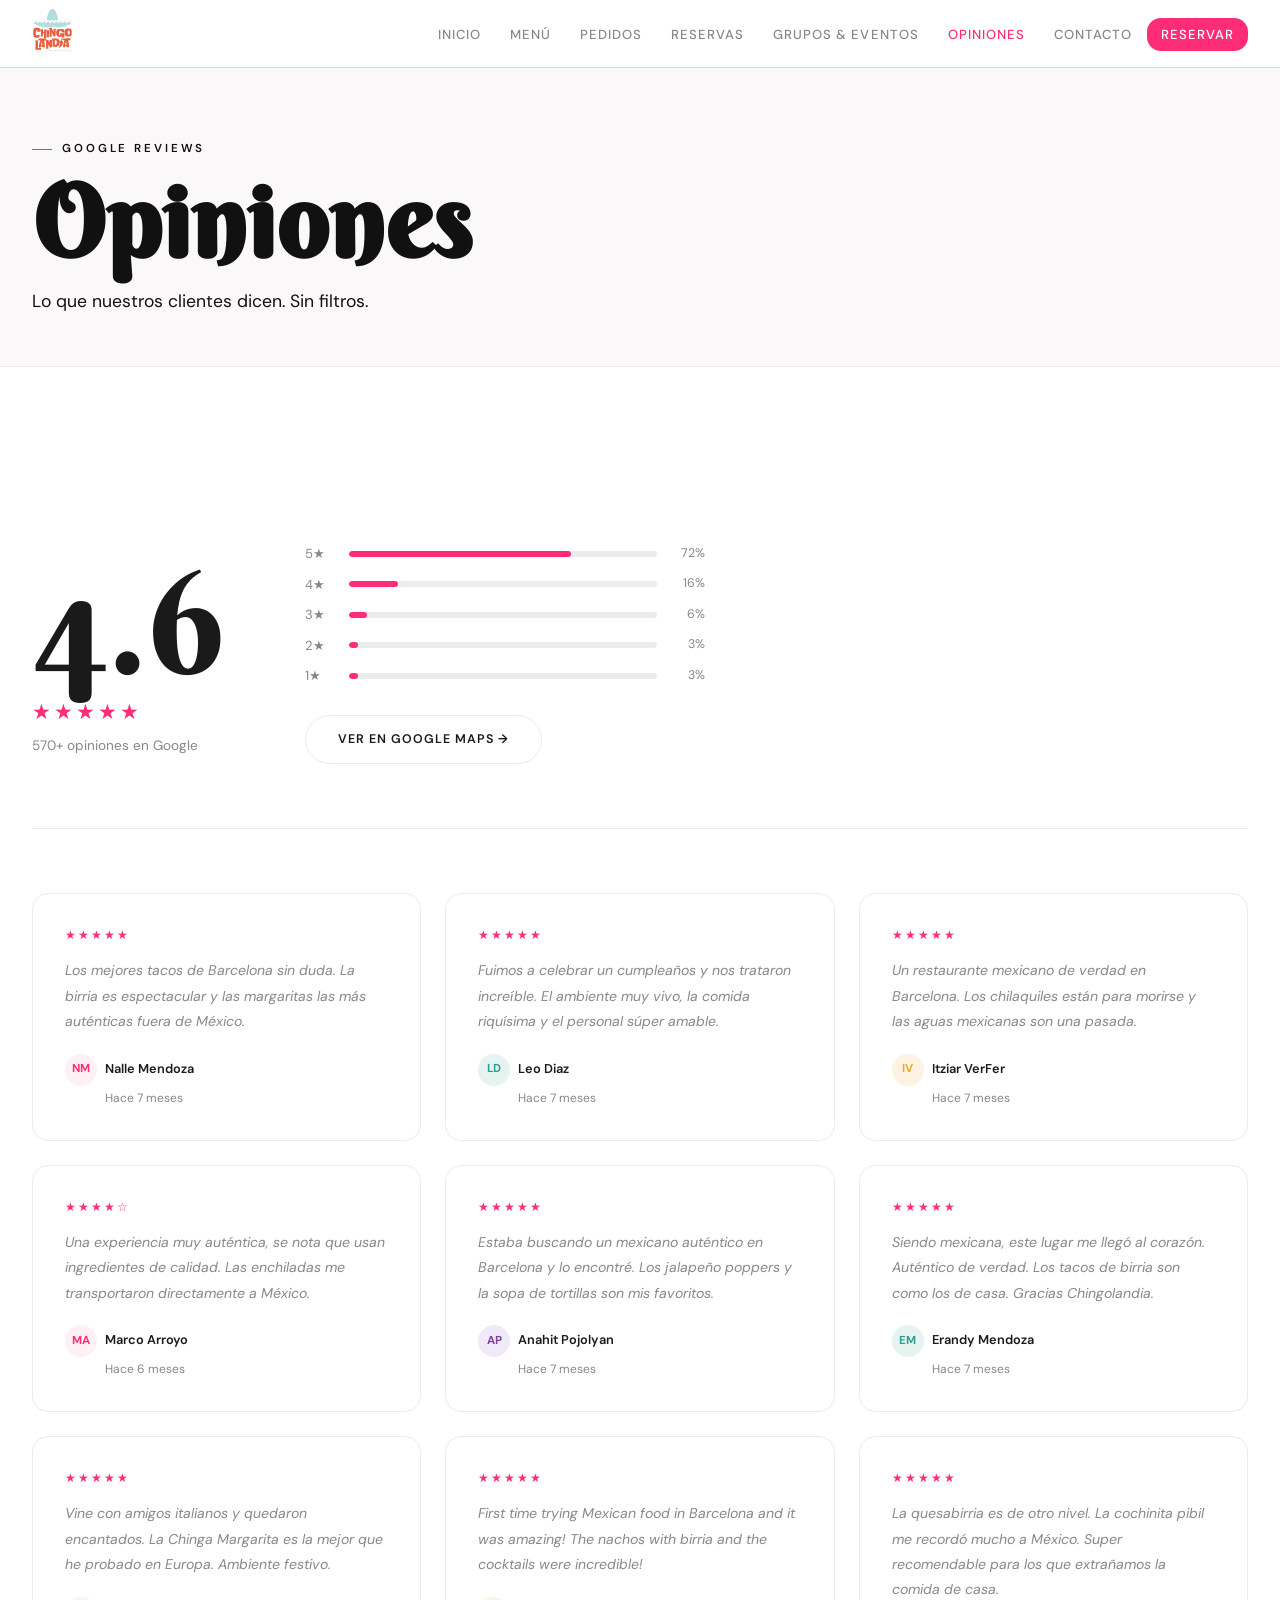
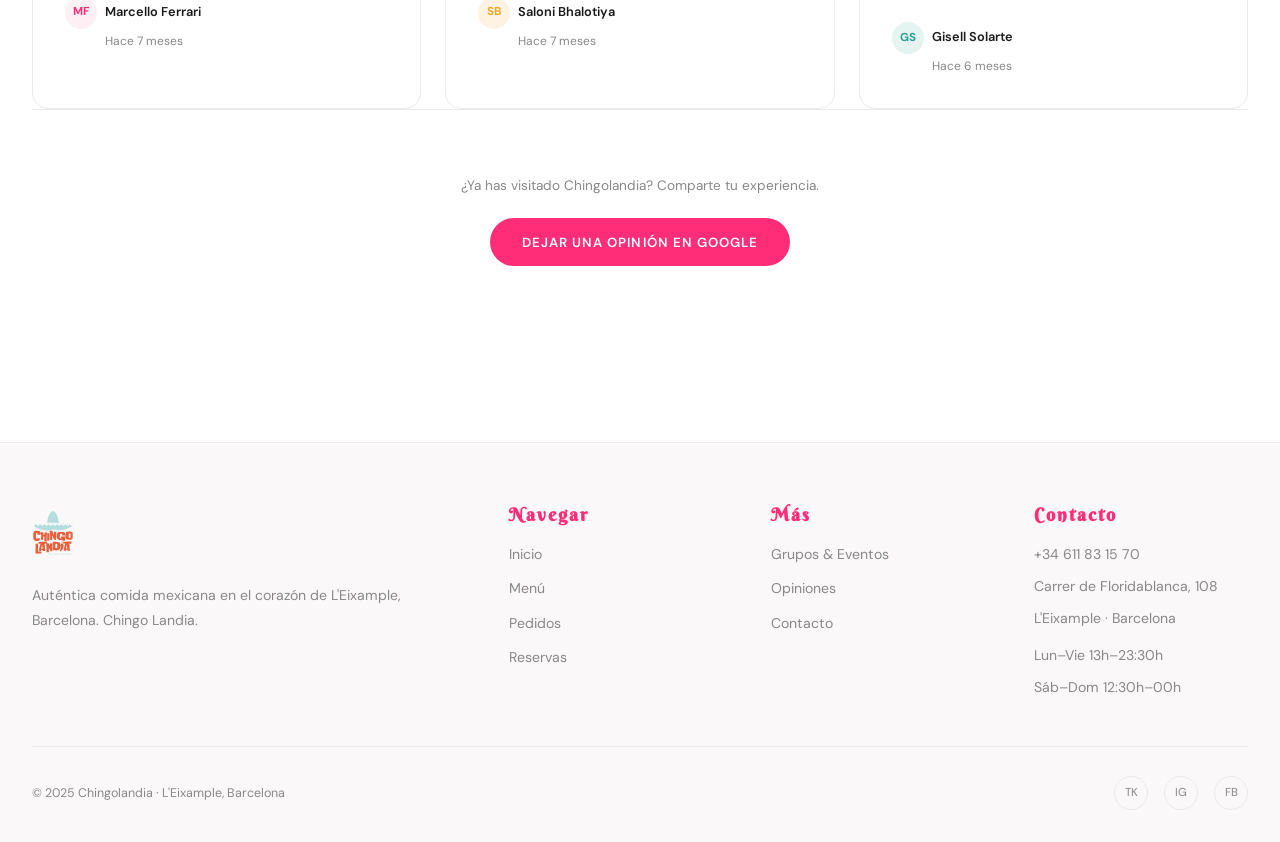
<file: opiniones.html>
<!DOCTYPE html><html lang="es"><head><meta charset="UTF-8"><meta name="viewport" content="width=device-width,initial-scale=1.0"><title>Opiniones y Reseñas — Chingolandia Restaurante Mexicano Barcelona</title><link rel="stylesheet" href="css/main.css">
  <meta name="description" content="Lee las opiniones de nuestros clientes sobre Chingolandia, restaurante mexicano en Barcelona. Valoración 4.6 con más de 570 reseñas en Google.">
  <meta name="keywords" content="opiniones chingolandia barcelona, reseñas restaurante mexicano barcelona, valoraciones chingolandia">
  <meta name="author" content="Chingolandia">
  <meta name="robots" content="index, follow">
  <link rel="canonical" href="https://chingolandia.com/opiniones.html">
  <meta property="og:type" content="restaurant">
  <meta property="og:url" content="https://chingolandia.com/opiniones.html">
  <meta property="og:title" content="Opiniones Chingolandia — 4.6★ con 570+ Reseñas en Google">
  <meta property="og:description" content="Descubre por qué somos el restaurante mexicano más valorado de L'Eixample, Barcelona.">
  <meta property="og:image" content="https://chingolandia.com/assets/portada.webp">
  <meta property="og:locale" content="es_ES">
  <meta property="og:site_name" content="Chingolandia">
  <meta name="twitter:card" content="summary_large_image">
  <meta name="twitter:title" content="Opiniones Chingolandia — 4.6★ con 570+ Reseñas en Google">
  <meta name="twitter:description" content="Descubre por qué somos el restaurante mexicano más valorado de L'Eixample, Barcelona.">
  <meta name="twitter:image" content="https://chingolandia.com/assets/portada.webp">
  <meta name="geo.region" content="ES-CT">
  <meta name="geo.placename" content="Barcelona">
  <meta name="geo.position" content="41.3796606;2.1604501"><style>
body{padding-top:68px;background:var(--bg);color:var(--texto)}
.ph h1,.ph h2,.ph p,.ph .lead,.ph .section-label{color:#111!important}.ph{
  /* =====================================================
     📸 FOTO CABECERA OPINIONES
     Pon una foto de clientes disfrutando o del ambiente.
     Ejemplo: ;
     ===================================================== */
  padding:4.5rem 0 3rem;
  background-color:var(--bg2);
  ;
  background-size:cover; background-position:center;
  border-bottom:1px solid var(--borde);
  position:relative;
}

.ph .container{position:relative;z-index:1}
.rb{display:grid;grid-template-columns:auto 1fr;gap:5rem;align-items:center;padding:4rem 0;border-bottom:1px solid var(--borde)}
.rh{font-family:'Berkshire Swash',cursive;font-size:9rem;color:var(--texto);line-height:1}
.rs{color:var(--rosa);font-size:1.3rem;letter-spacing:3px}
.rc{font-size:.85rem;color:var(--gris);margin-top:.4rem}
.bars{display:flex;flex-direction:column;gap:.6rem;max-width:400px}
.br{display:flex;align-items:center;gap:1rem}
.bl{font-size:.82rem;color:var(--gris);width:28px}
.bt{flex:1;height:6px;background:var(--borde);border-radius:3px;overflow:hidden}
.bf{height:100%;background:var(--rosa);border-radius:3px}
.bp{font-size:.78rem;color:var(--gris);width:32px;text-align:right}
.rg{display:grid;grid-template-columns:repeat(3,1fr);gap:1.5rem;margin-top:4rem}
.rc2{background:var(--bg);border:1px solid var(--borde);border-radius:16px;padding:2rem;transition:all .2s}
.rc2:hover{border-color:rgba(255,45,120,.25);background:var(--rosa-pale)}
.rs2{color:var(--rosa);font-size:.75rem;letter-spacing:2px;margin-bottom:.8rem}
.rt{font-size:.88rem;color:var(--gris);line-height:1.8;font-style:italic;margin-bottom:1.2rem}
.ra{font-size:.8rem;font-weight:600;color:var(--texto)}
.rd{font-size:.75rem;color:var(--gris);margin-top:.2rem}
.av{width:32px;height:32px;border-radius:50%;display:inline-flex;align-items:center;justify-content:center;font-size:.72rem;font-weight:700;margin-right:8px;vertical-align:middle}
.cr{text-align:center;padding:4rem 0;border-top:1px solid var(--borde);margin-top:0}
@media(max-width:900px){.rg{grid-template-columns:1fr 1fr}.rb{grid-template-columns:1fr;gap:2rem}}
@media(max-width:600px){.rg{grid-template-columns:1fr}}
</style></head><body>
<div class="ph"><div class="container"><span class="section-label">Google Reviews</span><h1>Opiniones</h1><p class="lead" style="margin-top:.8rem;color:#333">Lo que nuestros clientes dicen. Sin filtros.</p></div></div>
<section style="background:var(--bg)"><div class="container">
  <div class="rb fade-up">
    <div><div class="rh">4.6</div><div class="rs">★★★★★</div><div class="rc">570+ opiniones en Google</div></div>
    <div><div class="bars">
      <div class="br"><span class="bl">5★</span><div class="bt"><div class="bf" style="width:72%"></div></div><span class="bp">72%</span></div>
      <div class="br"><span class="bl">4★</span><div class="bt"><div class="bf" style="width:16%"></div></div><span class="bp">16%</span></div>
      <div class="br"><span class="bl">3★</span><div class="bt"><div class="bf" style="width:6%"></div></div><span class="bp">6%</span></div>
      <div class="br"><span class="bl">2★</span><div class="bt"><div class="bf" style="width:3%"></div></div><span class="bp">3%</span></div>
      <div class="br"><span class="bl">1★</span><div class="bt"><div class="bf" style="width:3%"></div></div><span class="bp">3%</span></div>
    </div><a href="https://g.page/r/chingolandia" target="_blank" class="btn btn-outline" style="margin-top:1.8rem;font-size:.78rem">Ver en Google Maps →</a></div>
  </div>
  <div class="rg">
    <div class="rc2 fade-up" data-delay="1"><div class="rs2">★★★★★</div><p class="rt">Los mejores tacos de Barcelona sin duda. La birria es espectacular y las margaritas las más auténticas fuera de México.</p><div class="ra"><span class="av" style="background:var(--rosa-pale);color:var(--rosa)">NM</span>Nalle Mendoza</div><div class="rd" style="padding-left:40px">Hace 7 meses</div></div>
    <div class="rc2 fade-up" data-delay="2"><div class="rs2">★★★★★</div><p class="rt">Fuimos a celebrar un cumpleaños y nos trataron increíble. El ambiente muy vivo, la comida riquísima y el personal súper amable.</p><div class="ra"><span class="av" style="background:#E6F4F1;color:#2A9D8F">LD</span>Leo Diaz</div><div class="rd" style="padding-left:40px">Hace 7 meses</div></div>
    <div class="rc2 fade-up" data-delay="3"><div class="rs2">★★★★★</div><p class="rt">Un restaurante mexicano de verdad en Barcelona. Los chilaquiles están para morirse y las aguas mexicanas son una pasada.</p><div class="ra"><span class="av" style="background:#FEF3E2;color:#E9A826">IV</span>Itziar VerFer</div><div class="rd" style="padding-left:40px">Hace 7 meses</div></div>
    <div class="rc2 fade-up" data-delay="1"><div class="rs2">★★★★☆</div><p class="rt">Una experiencia muy auténtica, se nota que usan ingredientes de calidad. Las enchiladas me transportaron directamente a México.</p><div class="ra"><span class="av" style="background:var(--rosa-pale);color:var(--rosa)">MA</span>Marco Arroyo</div><div class="rd" style="padding-left:40px">Hace 6 meses</div></div>
    <div class="rc2 fade-up" data-delay="2"><div class="rs2">★★★★★</div><p class="rt">Estaba buscando un mexicano auténtico en Barcelona y lo encontré. Los jalapeño poppers y la sopa de tortillas son mis favoritos.</p><div class="ra"><span class="av" style="background:#F0EAF8;color:#7B3FA0">AP</span>Anahit Pojolyan</div><div class="rd" style="padding-left:40px">Hace 7 meses</div></div>
    <div class="rc2 fade-up" data-delay="3"><div class="rs2">★★★★★</div><p class="rt">Siendo mexicana, este lugar me llegó al corazón. Auténtico de verdad. Los tacos de birria son como los de casa. Gracias Chingolandia.</p><div class="ra"><span class="av" style="background:#E6F4F1;color:#2A9D8F">EM</span>Erandy Mendoza</div><div class="rd" style="padding-left:40px">Hace 7 meses</div></div>
    <div class="rc2 fade-up" data-delay="1"><div class="rs2">★★★★★</div><p class="rt">Vine con amigos italianos y quedaron encantados. La Chinga Margarita es la mejor que he probado en Europa. Ambiente festivo.</p><div class="ra"><span class="av" style="background:var(--rosa-pale);color:var(--rosa)">MF</span>Marcello Ferrari</div><div class="rd" style="padding-left:40px">Hace 7 meses</div></div>
    <div class="rc2 fade-up" data-delay="2"><div class="rs2">★★★★★</div><p class="rt">First time trying Mexican food in Barcelona and it was amazing! The nachos with birria and the cocktails were incredible!</p><div class="ra"><span class="av" style="background:#FEF3E2;color:#E9A826">SB</span>Saloni Bhalotiya</div><div class="rd" style="padding-left:40px">Hace 7 meses</div></div>
    <div class="rc2 fade-up" data-delay="3"><div class="rs2">★★★★★</div><p class="rt">La quesabirria es de otro nivel. La cochinita pibil me recordó mucho a México. Super recomendable para los que extrañamos la comida de casa.</p><div class="ra"><span class="av" style="background:#E6F4F1;color:#2A9D8F">GS</span>Gisell Solarte</div><div class="rd" style="padding-left:40px">Hace 6 meses</div></div>
  </div>
  <div class="cr fade-up"><p style="font-size:.85rem;color:var(--gris);margin-bottom:1.2rem">¿Ya has visitado Chingolandia? Comparte tu experiencia.</p><a href="https://g.page/r/chingolandia" target="_blank" class="btn btn-primary">Dejar una opinión en Google</a></div>
</div></section>
<script src="js/layout.js"></script></body></html>
</file>
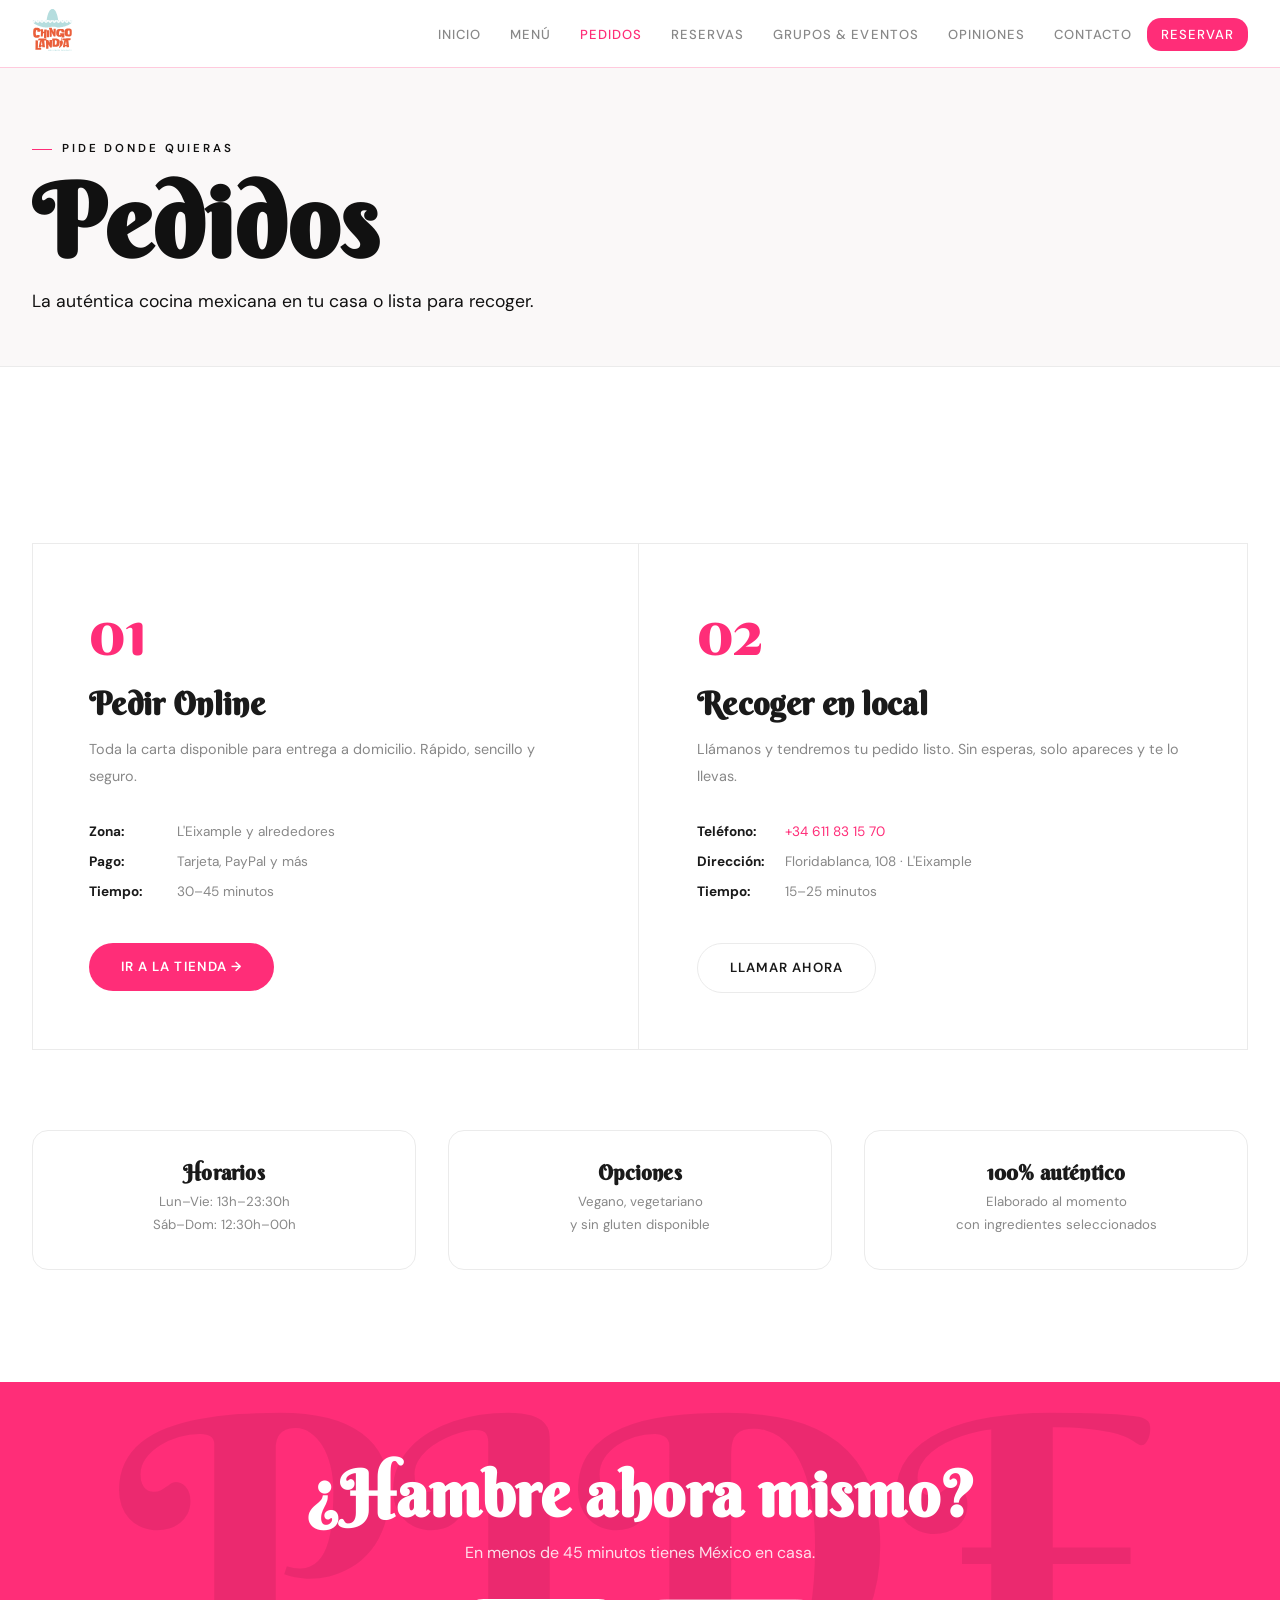
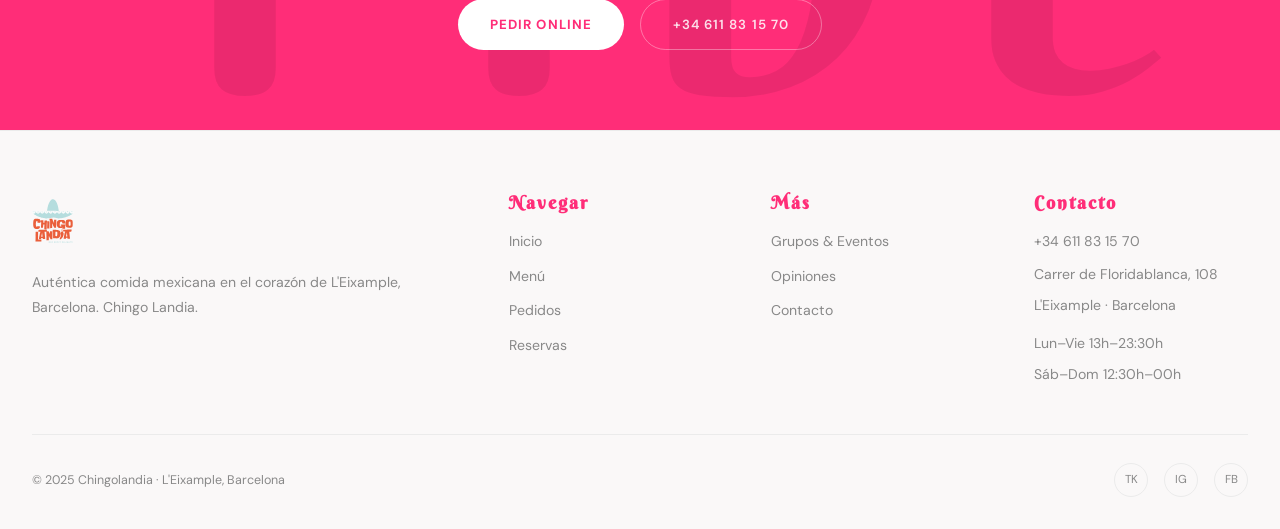
<file: pedidos.html>
<!DOCTYPE html><html lang="es"><head><meta charset="UTF-8"><meta name="viewport" content="width=device-width,initial-scale=1.0"><title>Pedidos a Domicilio — Chingolandia Restaurante Mexicano Barcelona</title><link rel="stylesheet" href="css/main.css">
  <meta name="description" content="Pide comida mexicana a domicilio en Barcelona. Tacos, burritos, nachos y más entregados en tu puerta. También recogida en local en L'Eixample.">
  <meta name="keywords" content="comida mexicana a domicilio barcelona, delivery mexicano barcelona, tacos a domicilio barcelona">
  <meta name="author" content="Chingolandia">
  <meta name="robots" content="index, follow">
  <link rel="canonical" href="https://chingolandia.com/pedidos.html">
  <meta property="og:type" content="restaurant">
  <meta property="og:url" content="https://chingolandia.com/pedidos.html">
  <meta property="og:title" content="Pide Comida Mexicana a Domicilio en Barcelona — Chingolandia">
  <meta property="og:description" content="Delivery de tacos, birria, burritos y nachos en Barcelona. Rápido y auténtico.">
  <meta property="og:image" content="https://chingolandia.com/assets/portada.webp">
  <meta property="og:locale" content="es_ES">
  <meta property="og:site_name" content="Chingolandia">
  <meta name="twitter:card" content="summary_large_image">
  <meta name="twitter:title" content="Pide Comida Mexicana a Domicilio en Barcelona — Chingolandia">
  <meta name="twitter:description" content="Delivery de tacos, birria, burritos y nachos en Barcelona. Rápido y auténtico.">
  <meta name="twitter:image" content="https://chingolandia.com/assets/portada.webp">
  <meta name="geo.region" content="ES-CT">
  <meta name="geo.placename" content="Barcelona">
  <meta name="geo.position" content="41.3796606;2.1604501"><style>
body{padding-top:68px;background:var(--bg);color:var(--texto)}
.ph h1,.ph h2,.ph p,.ph .lead,.ph .section-label{color:#111!important}.ph{padding:4.5rem 0 3rem;background:var(--bg2);border-bottom:1px solid var(--borde);position:relative}.ph .container{position:relative;z-index:1}
.opts{display:grid;grid-template-columns:1fr 1fr;gap:2px;border:1px solid var(--borde);margin-top:4rem}
.opt{padding:3.5rem;background:var(--bg);border-right:1px solid var(--borde);transition:background .2s}
.opt:last-child{border-right:none}
.opt:hover{background:var(--rosa-pale)}
.on{font-family:'Berkshire Swash',cursive;font-size:4rem;color:var(--rosa);line-height:1;margin-bottom:1.5rem}
.ot{font-family:'Berkshire Swash',cursive;font-size:2rem;color:var(--texto);margin-bottom:1rem}
.od{font-size:.9rem;color:var(--gris);line-height:1.85;margin-bottom:2rem}
.odet{font-size:.85rem;color:var(--gris);margin-bottom:.5rem;display:flex;gap:8px}
.odet strong{color:var(--texto);min-width:80px;flex-shrink:0}
.ib{display:grid;grid-template-columns:repeat(3,1fr);gap:2rem;margin-top:5rem}
.ii{padding:2rem;border:1px solid var(--borde);text-align:center;border-radius:16px}
.ii h4{font-family:'Berkshire Swash',cursive;font-size:1.3rem;color:var(--texto);margin-bottom:.4rem}
.ii p{font-size:.83rem;color:var(--gris);line-height:1.75}
.ctab{background:var(--rosa);padding:5rem 0;text-align:center;position:relative;overflow:hidden}
.ctab::before{content:'PIDE';position:absolute;top:50%;left:50%;transform:translate(-50%,-50%);font-family:'Berkshire Swash',cursive;font-size:30vw;color:rgba(0,0,0,.08);white-space:nowrap;pointer-events:none;line-height:1}
.ctab .container{position:relative;z-index:1}
.ctab h2{color:#fff;margin-bottom:.8rem}
.ctab p{color:rgba(255,255,255,.85);margin-bottom:2rem}
.ctabtns{display:flex;gap:1rem;justify-content:center;flex-wrap:wrap}
@media(max-width:700px){.opts{grid-template-columns:1fr}.ib{grid-template-columns:1fr}}
</style></head><body>
<div class="ph"><div class="container"><span class="section-label">Pide donde quieras</span><h1>Pedidos</h1><p class="lead" style="margin-top:.8rem;color:#333">La auténtica cocina mexicana en tu casa o lista para recoger.</p></div></div>
<section style="background:var(--bg)"><div class="container">
<div class="opts">
  <div class="opt fade-up"><div class="on">01</div><h2 class="ot">Pedir Online</h2><p class="od">Toda la carta disponible para entrega a domicilio. Rápido, sencillo y seguro.</p><div class="odet"><strong>Zona:</strong><span>L'Eixample y alrededores</span></div><div class="odet"><strong>Pago:</strong><span>Tarjeta, PayPal y más</span></div><div class="odet"><strong>Tiempo:</strong><span>30–45 minutos</span></div><a href="https://chingolandia.last.shop/es" target="_blank" class="btn btn-primary" style="margin-top:2rem">Ir a la tienda →</a></div>
  <div class="opt fade-up" data-delay="2"><div class="on">02</div><h2 class="ot">Recoger en local</h2><p class="od">Llámanos y tendremos tu pedido listo. Sin esperas, solo apareces y te lo llevas.</p><div class="odet"><strong>Teléfono:</strong><a href="tel:+34611831570" style="color:var(--rosa);text-decoration:none">+34 611 83 15 70</a></div><div class="odet"><strong>Dirección:</strong><span>Floridablanca, 108 · L'Eixample</span></div><div class="odet"><strong>Tiempo:</strong><span>15–25 minutos</span></div><a href="tel:+34611831570" class="btn btn-outline" style="margin-top:2rem">Llamar ahora</a></div>
</div>
<div class="ib fade-up">
  <div class="ii"><h4>Horarios</h4><p>Lun–Vie: 13h–23:30h<br>Sáb–Dom: 12:30h–00h</p></div>
  <div class="ii"><h4>Opciones</h4><p>Vegano, vegetariano<br>y sin gluten disponible</p></div>
  <div class="ii"><h4>100% auténtico</h4><p>Elaborado al momento<br>con ingredientes seleccionados</p></div>
</div></div></section>
<div class="ctab"><div class="container"><h2>¿Hambre ahora mismo?</h2><p>En menos de 45 minutos tienes México en casa.</p><div class="ctabtns"><a href="https://chingolandia.last.shop/es" target="_blank" class="btn btn-white">Pedir online</a><a href="tel:+34611831570" class="btn btn-ghost">+34 611 83 15 70</a></div></div></div>
<script src="js/layout.js"></script></body></html>
</file>
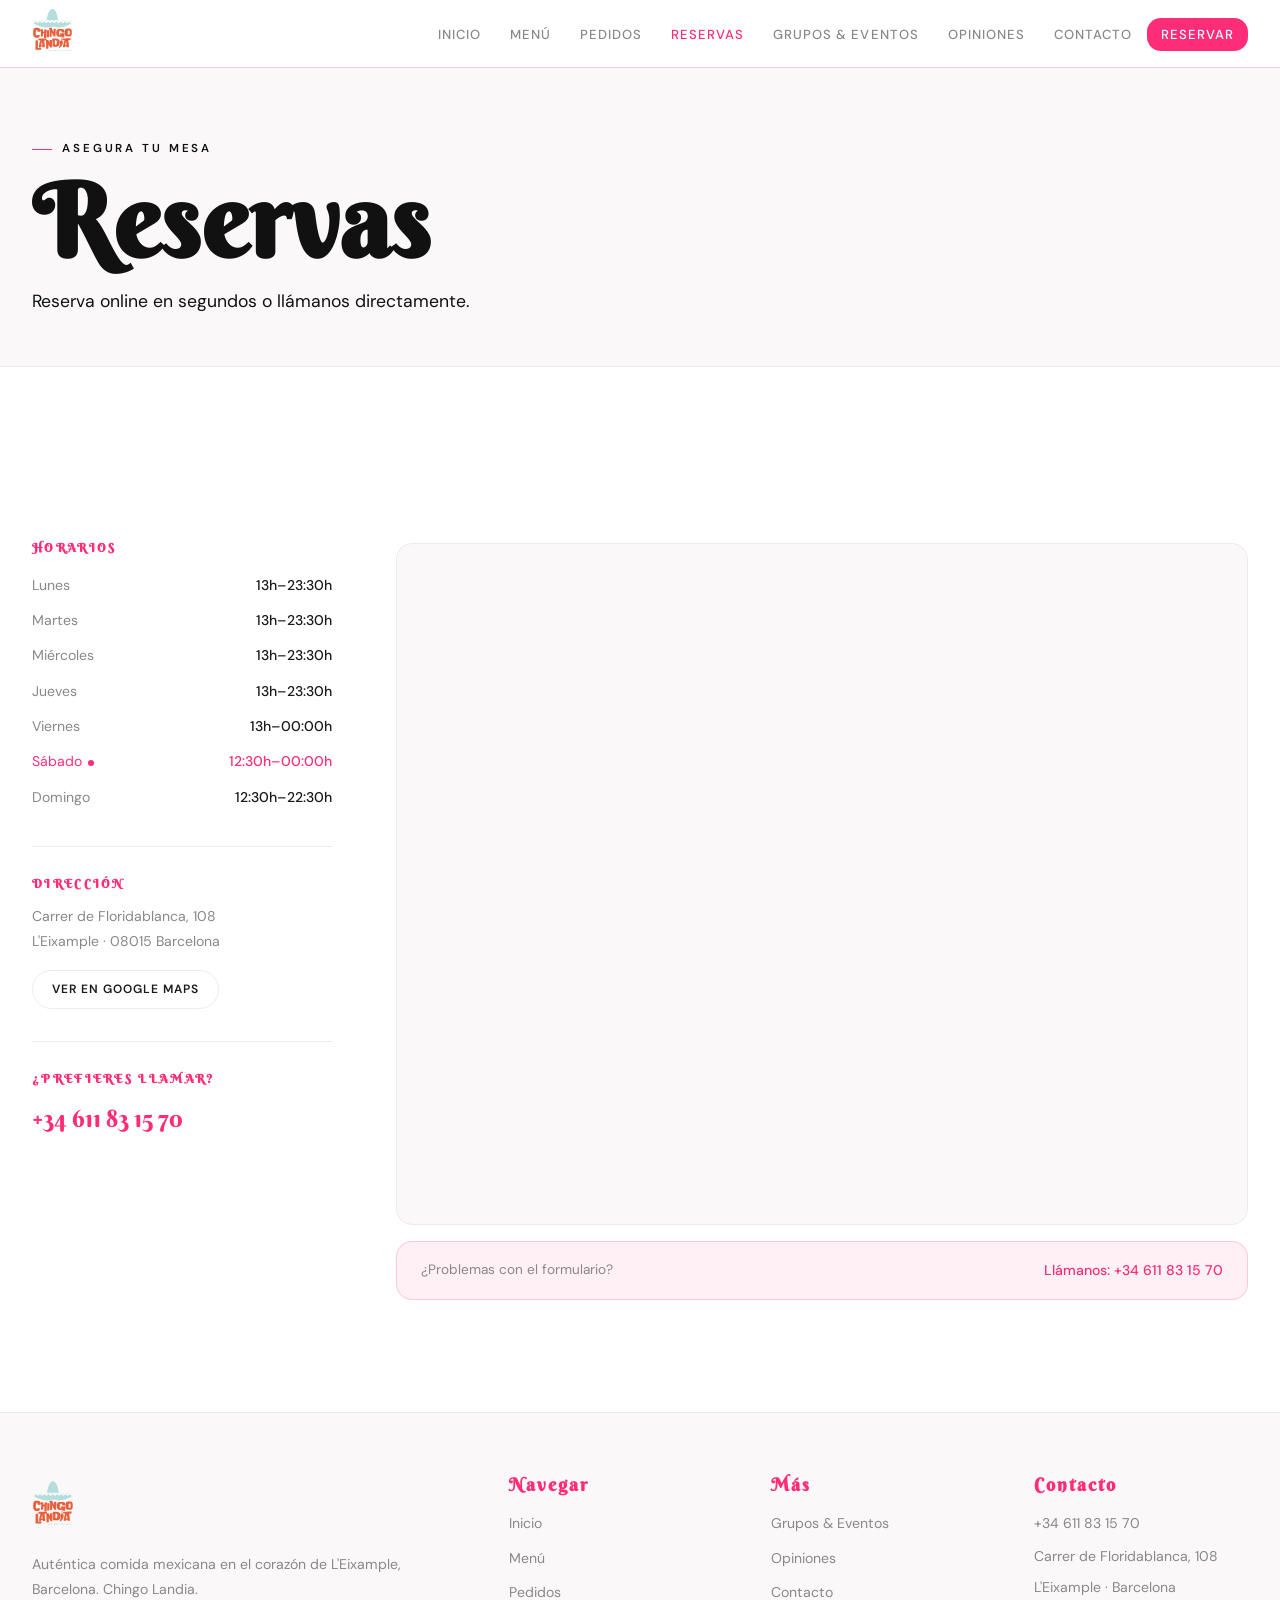
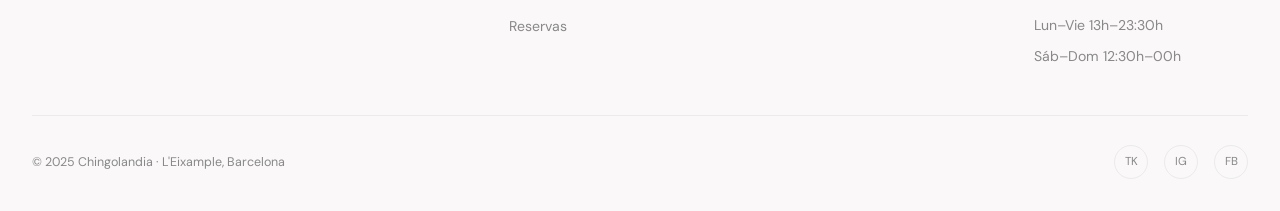
<file: reservas.html>
<!DOCTYPE html><html lang="es"><head><meta charset="UTF-8"><meta name="viewport" content="width=device-width,initial-scale=1.0"><title>Reservar Mesa — Chingolandia Restaurante Mexicano L'Eixample Barcelona</title><link rel="stylesheet" href="css/main.css">
  <meta name="description" content="Reserva tu mesa en Chingolandia, restaurante mexicano en L'Eixample, Barcelona. Reserva online o llámanos al +34 611 83 15 70.">
  <meta name="keywords" content="reservar mesa restaurante mexicano barcelona, reservas chingolandia, restaurante mexicano eixample">
  <meta name="author" content="Chingolandia">
  <meta name="robots" content="index, follow">
  <link rel="canonical" href="https://chingolandia.com/reservas.html">
  <meta property="og:type" content="restaurant">
  <meta property="og:url" content="https://chingolandia.com/reservas.html">
  <meta property="og:title" content="Reserva tu Mesa en Chingolandia Barcelona">
  <meta property="og:description" content="Asegura tu sitio en el mejor restaurante mexicano de Barcelona. Reserva online en segundos.">
  <meta property="og:image" content="https://chingolandia.com/assets/portada.webp">
  <meta property="og:locale" content="es_ES">
  <meta property="og:site_name" content="Chingolandia">
  <meta name="twitter:card" content="summary_large_image">
  <meta name="twitter:title" content="Reserva tu Mesa en Chingolandia Barcelona">
  <meta name="twitter:description" content="Asegura tu sitio en el mejor restaurante mexicano de Barcelona. Reserva online en segundos.">
  <meta name="twitter:image" content="https://chingolandia.com/assets/portada.webp">
  <meta name="geo.region" content="ES-CT">
  <meta name="geo.placename" content="Barcelona">
  <meta name="geo.position" content="41.3796606;2.1604501"><style>
body{padding-top:68px;background:var(--bg);color:var(--texto)}
.ph h1,.ph h2,.ph p,.ph .lead,.ph .section-label{color:#111!important}.ph{padding:4.5rem 0 3rem;background:var(--bg2);border-bottom:1px solid var(--borde);position:relative}.ph .container{position:relative;z-index:1}
.rl{display:grid;grid-template-columns:300px 1fr;gap:4rem;align-items:start;margin-top:4rem}
.ri{position:sticky;top:88px}
.ib{margin-bottom:2rem;padding-bottom:2rem;border-bottom:1px solid var(--borde)}
.ib:last-child{border-bottom:none}
.ib h4{font-size:.72rem;letter-spacing:.2em;text-transform:uppercase;color:var(--rosa);font-weight:600;margin-bottom:.8rem}
.hr{display:flex;justify-content:space-between;font-size:.88rem;padding:.4rem 0}
.hd{color:var(--gris)}.ht{color:var(--texto);font-weight:500}
.hr.today .hd,.hr.today .ht{color:var(--rosa)}
.td{display:inline-block;width:6px;height:6px;border-radius:50%;background:var(--rosa);margin-left:6px;vertical-align:middle}
.ifw{border:1px solid var(--borde);background:var(--bg2);min-height:680px;overflow:hidden;border-radius:16px}
.ifw iframe{width:100%;min-height:680px;border:none;display:block}
.phbar{background:var(--rosa-pale);border:1px solid rgba(255,45,120,.2);padding:1rem 1.5rem;display:flex;align-items:center;justify-content:space-between;margin-top:1rem;flex-wrap:wrap;gap:.8rem;border-radius:16px}
.phbar p{font-size:.85rem;color:var(--gris)}
.phbar a{color:var(--rosa);font-weight:500;text-decoration:none;font-size:.88rem}
@media(max-width:900px){.rl{grid-template-columns:1fr}.ri{position:static}}
</style></head><body>
<div class="ph"><div class="container"><span class="section-label">Asegura tu mesa</span><h1>Reservas</h1><p class="lead" style="margin-top:.8rem;color:#333">Reserva online en segundos o llámanos directamente.</p></div></div>
<section style="background:var(--bg)"><div class="container"><div class="rl">
  <div class="ri fade-up">
    <div class="ib"><h4>Horarios</h4>
      <div class="hr"><span class="hd">Lunes</span><span class="ht">13h–23:30h</span></div>
      <div class="hr"><span class="hd">Martes</span><span class="ht">13h–23:30h</span></div>
      <div class="hr"><span class="hd">Miércoles</span><span class="ht">13h–23:30h</span></div>
      <div class="hr"><span class="hd">Jueves</span><span class="ht">13h–23:30h</span></div>
      <div class="hr"><span class="hd">Viernes</span><span class="ht">13h–00:00h</span></div>
      <div class="hr"><span class="hd">Sábado</span><span class="ht">12:30h–00:00h</span></div>
      <div class="hr"><span class="hd">Domingo</span><span class="ht">12:30h–22:30h</span></div>
    </div>
    <div class="ib"><h4>Dirección</h4><p style="font-size:.88rem;color:var(--gris);line-height:1.8">Carrer de Floridablanca, 108<br>L'Eixample · 08015 Barcelona</p><a href="https://www.google.com/maps/dir/?api=1&destination=41.3796606,2.1604501" target="_blank" class="btn btn-outline" style="margin-top:1rem;font-size:.75rem;padding:.55rem 1.2rem">Ver en Google Maps</a></div>
    <div class="ib"><h4>¿Prefieres llamar?</h4><a href="tel:+34611831570" style="font-family:'Berkshire Swash',cursive;font-size:1.5rem;color:var(--rosa);text-decoration:none">+34 611 83 15 70</a></div>
  </div>
  <div class="fade-up" data-delay="2">
    <div class="ifw"><iframe src="https://www.e-restaurants.es/reservation/chingolandia-barcelona?channel=website" title="Reservar mesa" allow="payment" loading="lazy"></iframe></div>
    <div class="phbar"><p>¿Problemas con el formulario?</p><a href="tel:+34611831570">Llámanos: +34 611 83 15 70</a></div>
  </div>
</div></div></section>
<script src="js/layout.js"></script>
<script>const days=['Domingo','Lunes','Martes','Miércoles','Jueves','Viernes','Sábado'];const today=days[new Date().getDay()];document.querySelectorAll('.hd').forEach(el=>{if(el.textContent.trim()===today){el.closest('.hr').classList.add('today');el.innerHTML+=`<span class="td"></span>`}});</script>
</body></html>
</file>
<file: css/main.css>
@import url('https://fonts.googleapis.com/css2?family=Berkshire+Swash&family=DM+Sans:wght@300;400;500;600&display=swap');

:root {
  --rosa:      #FF2D78;
  --rosa2:     #FF5C99;
  --rosa-pale: #FFF0F5;
  --bg:        #FFFFFF;
  --bg2:       #FAF8F8;
  --bg3:       #F3F0F0;
  --texto:     #1A1A1A;
  --gris:      #888888;
  --borde:     #EBEBEB;
  --r: 14px;
}

*, *::before, *::after { box-sizing: border-box; margin: 0; padding: 0; }
html { scroll-behavior: smooth; }
body { font-family: 'DM Sans', sans-serif; background: var(--bg); color: var(--texto); overflow-x: hidden; line-height: 1.6; }

h1, h2, h3, h4 { font-family: 'Berkshire Swash', cursive; letter-spacing: 0.01em; line-height: 1; }
h1 { font-size: clamp(3.5rem, 8vw, 7rem); }
h2 { font-size: clamp(2.5rem, 5vw, 4rem); }
h3 { font-size: clamp(1.6rem, 3vw, 2.2rem); }
p  { font-size: 1rem; line-height: 1.8; }
.lead { font-size: 1.1rem; color: var(--gris); max-width: 560px; }

/* NAV */
nav { position: fixed; top: 0; left: 0; right: 0; z-index: 1000; height: 68px; background: rgba(255,255,255,0.95); backdrop-filter: blur(16px); border-bottom: 1px solid var(--borde); }
.nav-inner { max-width: 1280px; margin: 0 auto; padding: 0 2rem; height: 100%; display: flex; align-items: center; justify-content: space-between; }
.nav-logo img { height: 42px; width: auto; }
.nav-links { display: flex; gap: 0.1rem; list-style: none; align-items: center; }
.nav-links a { color: var(--gris); text-decoration: none; font-size: 0.82rem; letter-spacing: 0.08em; text-transform: uppercase; font-weight: 500; padding: 0.5rem 0.85rem; border-radius: 50px; transition: all 0.18s; }
.nav-links a:hover, .nav-links a.active { color: var(--rosa); }
.nav-cta { background: var(--rosa) !important; color: #fff !important; border-radius: var(--r) !important; }
.nav-cta:hover { background: var(--rosa2) !important; color: #fff !important; }
.nav-hamburger { display: none; flex-direction: column; gap: 5px; background: none; border: none; cursor: pointer; padding: 4px; }
.nav-hamburger span { display: block; width: 22px; height: 1.5px; background: var(--texto); transition: all 0.3s; }

/* BUTTONS */
.btn { display: inline-flex; align-items: center; gap: 8px; padding: 0.85rem 2rem; border-radius: 50px; font-size: 0.83rem; font-weight: 600; letter-spacing: 0.08em; text-transform: uppercase; text-decoration: none; transition: all 0.18s; cursor: pointer; border: none; font-family: 'DM Sans', sans-serif; }
.btn-primary { background: var(--rosa); color: #fff; }
.btn-primary:hover { background: var(--rosa2); transform: translateY(-1px); box-shadow: 0 8px 24px rgba(255,45,120,0.3); }
.btn-outline { background: transparent; color: var(--texto); border: 1.5px solid var(--borde); }
.btn-outline:hover { border-color: var(--rosa); color: var(--rosa); }
.btn-dark { background: var(--texto); color: #fff; }
.btn-dark:hover { background: #333; }
.btn-white { background: #fff; color: var(--rosa) !important; font-weight: 700 !important; }
.btn-white:hover { background: #f5f5f5; }
.btn-ghost { background: transparent; color: rgba(255,255,255,0.85) !important; border: 1.5px solid rgba(255,255,255,0.35); }
.btn-ghost:hover { border-color: rgba(255,255,255,0.7); color: #fff !important; }

/* LAYOUT */
.container { max-width: 1280px; margin: 0 auto; padding: 0 2rem; }
section { padding: 7rem 0; }
.section-label { font-size: 0.72rem; letter-spacing: 0.25em; text-transform: uppercase; color: var(--rosa); font-weight: 600; margin-bottom: 0.8rem; display: flex; align-items: center; gap: 10px; }
.section-label::before { content: ''; width: 20px; height: 1px; background: var(--rosa); }
.divider { height: 1px; background: var(--borde); }

/* TICKER */
.ticker { background: var(--rosa); padding: 0.72rem 0; overflow: hidden; }
.ticker-inner { display: flex; gap: 3rem; white-space: nowrap; animation: ticker 28s linear infinite; }
.ticker-item { font-size: 0.75rem; color: rgba(255,255,255,0.92); letter-spacing: 0.15em; text-transform: uppercase; display: flex; align-items: center; gap: 1rem; }
.ticker-item::after { content: '◆'; font-size: 0.4rem; color: rgba(255,255,255,0.5); }
@keyframes ticker { from { transform: translateX(0) } to { transform: translateX(-50%) } }

/* TAG */
.tag { display: inline-block; padding: 0.28rem 0.7rem; background: var(--rosa-pale); color: var(--rosa); border-radius: 50px; font-size: 0.68rem; letter-spacing: 0.1em; text-transform: uppercase; font-weight: 600; }
.tag-gris { background: var(--bg3); color: var(--gris); border-radius: 50px; }

/* FOOTER */
footer { background: var(--bg2); border-top: 1px solid var(--borde); padding: 4rem 0 2rem; }
.footer-grid { display: grid; grid-template-columns: 2fr 1fr 1fr 1fr; gap: 3rem; margin-bottom: 3rem; }
.footer-logo img { height: 52px; margin-bottom: 1rem; }
.footer-tagline { font-size: 0.88rem; color: var(--gris); line-height: 1.75; }
.footer-col h4 { font-family: 'Berkshire Swash', cursive; font-size: 1.1rem; letter-spacing: 0.12em; color: var(--rosa); margin-bottom: 1rem; }
.footer-col ul { list-style: none; display: flex; flex-direction: column; gap: 0.55rem; }
.footer-col a { color: var(--gris); text-decoration: none; font-size: 0.88rem; transition: color 0.15s; }
.footer-col a:hover { color: var(--rosa); }
.footer-bottom { border-top: 1px solid var(--borde); padding-top: 1.8rem; display: flex; justify-content: space-between; align-items: center; flex-wrap: wrap; gap: 1rem; }
.footer-bottom p { font-size: 0.78rem; color: var(--gris); }
.footer-socials { display: flex; gap: 1rem; }
.footer-socials a { width: 34px; height: 34px; border-radius: 50%; border: 1px solid var(--borde); display: flex; align-items: center; justify-content: center; color: var(--gris); text-decoration: none; font-size: 0.72rem; transition: all 0.18s; }
.footer-socials a:hover { border-color: var(--rosa); color: var(--rosa); }

/* FORMS */
.form-group { margin-bottom: 1.1rem; }
.form-group label { display: block; font-size: 0.72rem; letter-spacing: 0.14em; text-transform: uppercase; color: var(--gris); margin-bottom: 0.45rem; font-weight: 500; }
.form-group input, .form-group textarea, .form-group select { width: 100%; padding: 0.8rem 1rem; background: var(--bg); border: 1px solid var(--borde); border-radius: var(--r); color: var(--texto); font-family: 'DM Sans', sans-serif; font-size: 0.95rem; transition: border-color 0.18s; outline: none; appearance: none; }
.form-group input:focus, .form-group textarea:focus, .form-group select:focus { border-color: var(--rosa); }
.form-group textarea { resize: vertical; min-height: 110px; }
.form-row { display: grid; grid-template-columns: 1fr 1fr; gap: 1rem; }

/* SCROLL ANIM */
.fade-up { opacity: 0; transform: translateY(22px); transition: opacity 0.65s ease, transform 0.65s ease; }
.fade-up.visible { opacity: 1; transform: translateY(0); }
[data-delay="1"] { transition-delay: 0.1s; }
[data-delay="2"] { transition-delay: 0.2s; }
[data-delay="3"] { transition-delay: 0.3s; }
[data-delay="4"] { transition-delay: 0.4s; }
[data-delay="5"] { transition-delay: 0.5s; }

/* RESPONSIVE */
@media (max-width: 900px) {
  .nav-links { display: none; }
  .nav-links.open { display: flex; flex-direction: column; position: fixed; top: 68px; left: 0; right: 0; background: #fff; padding: 1.5rem 2rem 2rem; border-bottom: 1px solid var(--borde); gap: 0.2rem; box-shadow: 0 8px 24px rgba(0,0,0,0.06); }
  .nav-hamburger { display: flex; }
  .footer-grid { grid-template-columns: 1fr 1fr; }
  section { padding: 4.5rem 0; }
}
@media (max-width: 600px) {
  .footer-grid { grid-template-columns: 1fr; }
  .container { padding: 0 1.5rem; }
  .form-row { grid-template-columns: 1fr; }
}
</file>
